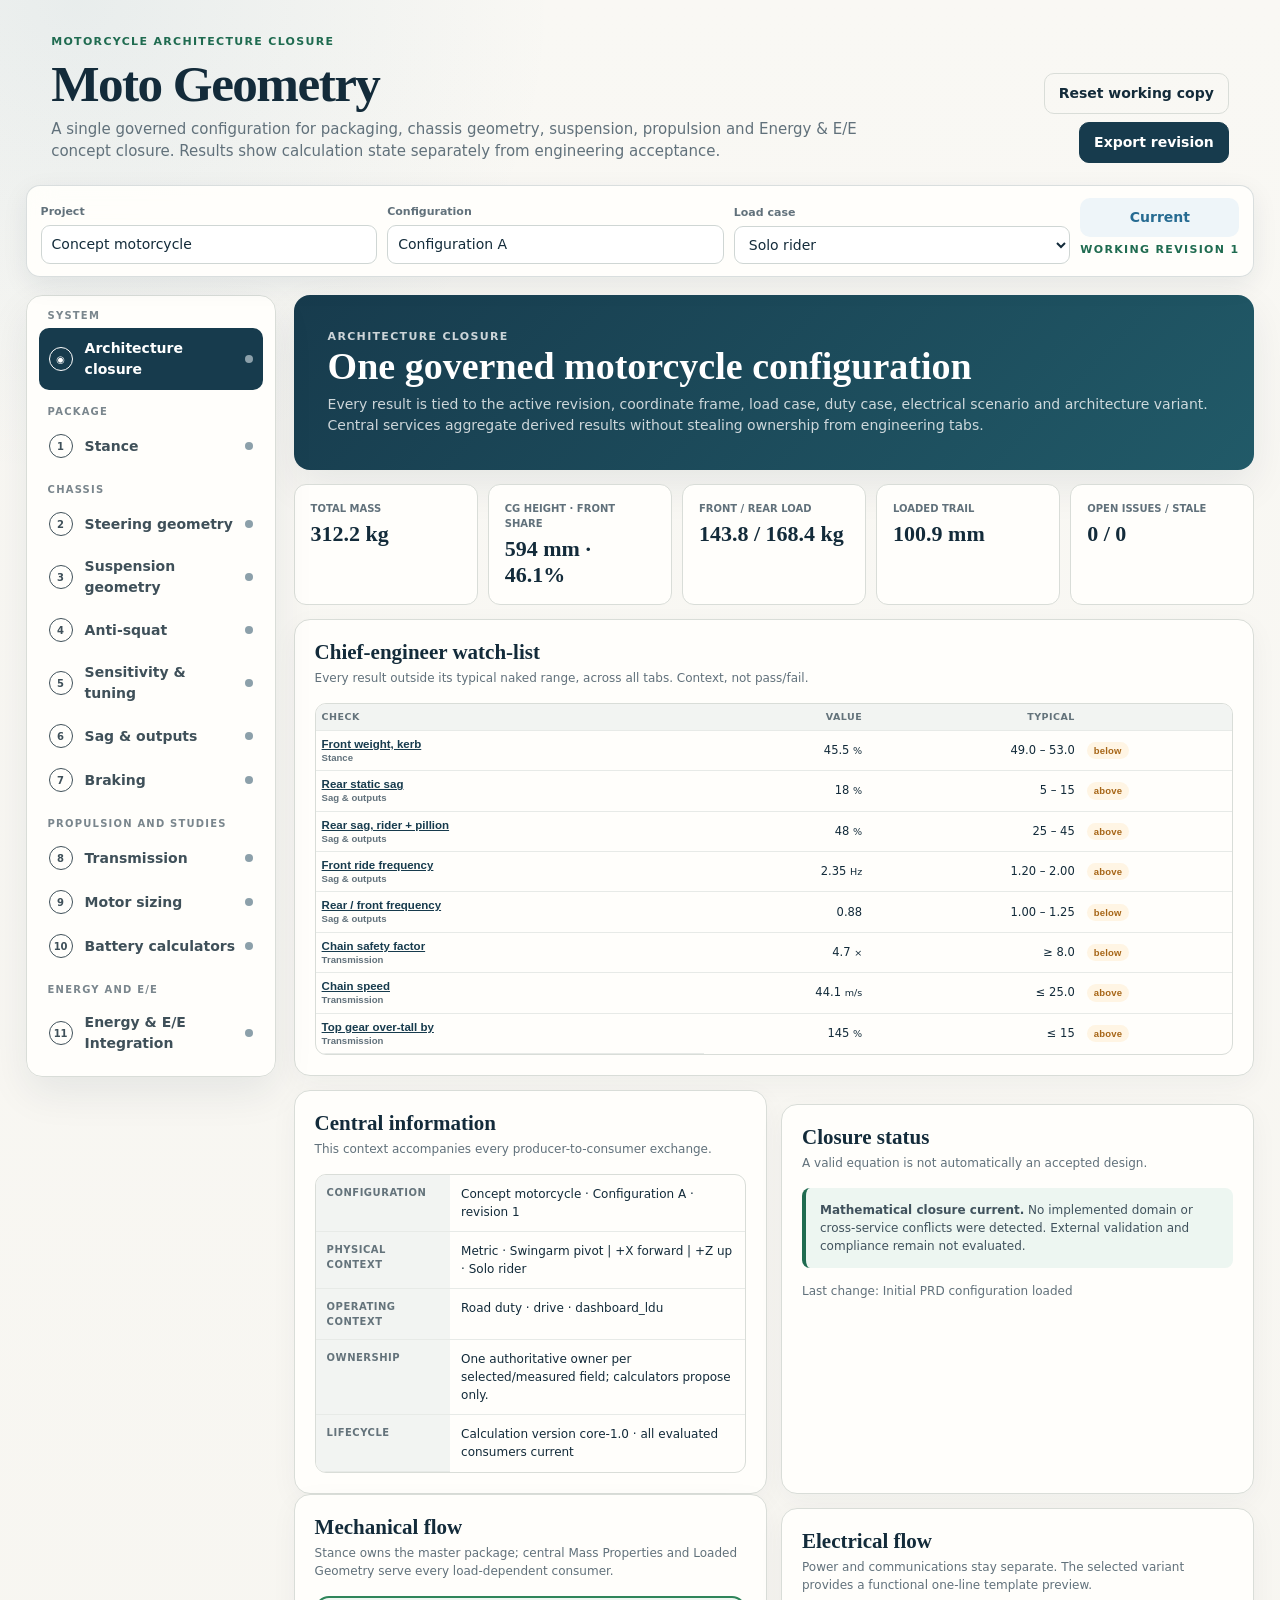
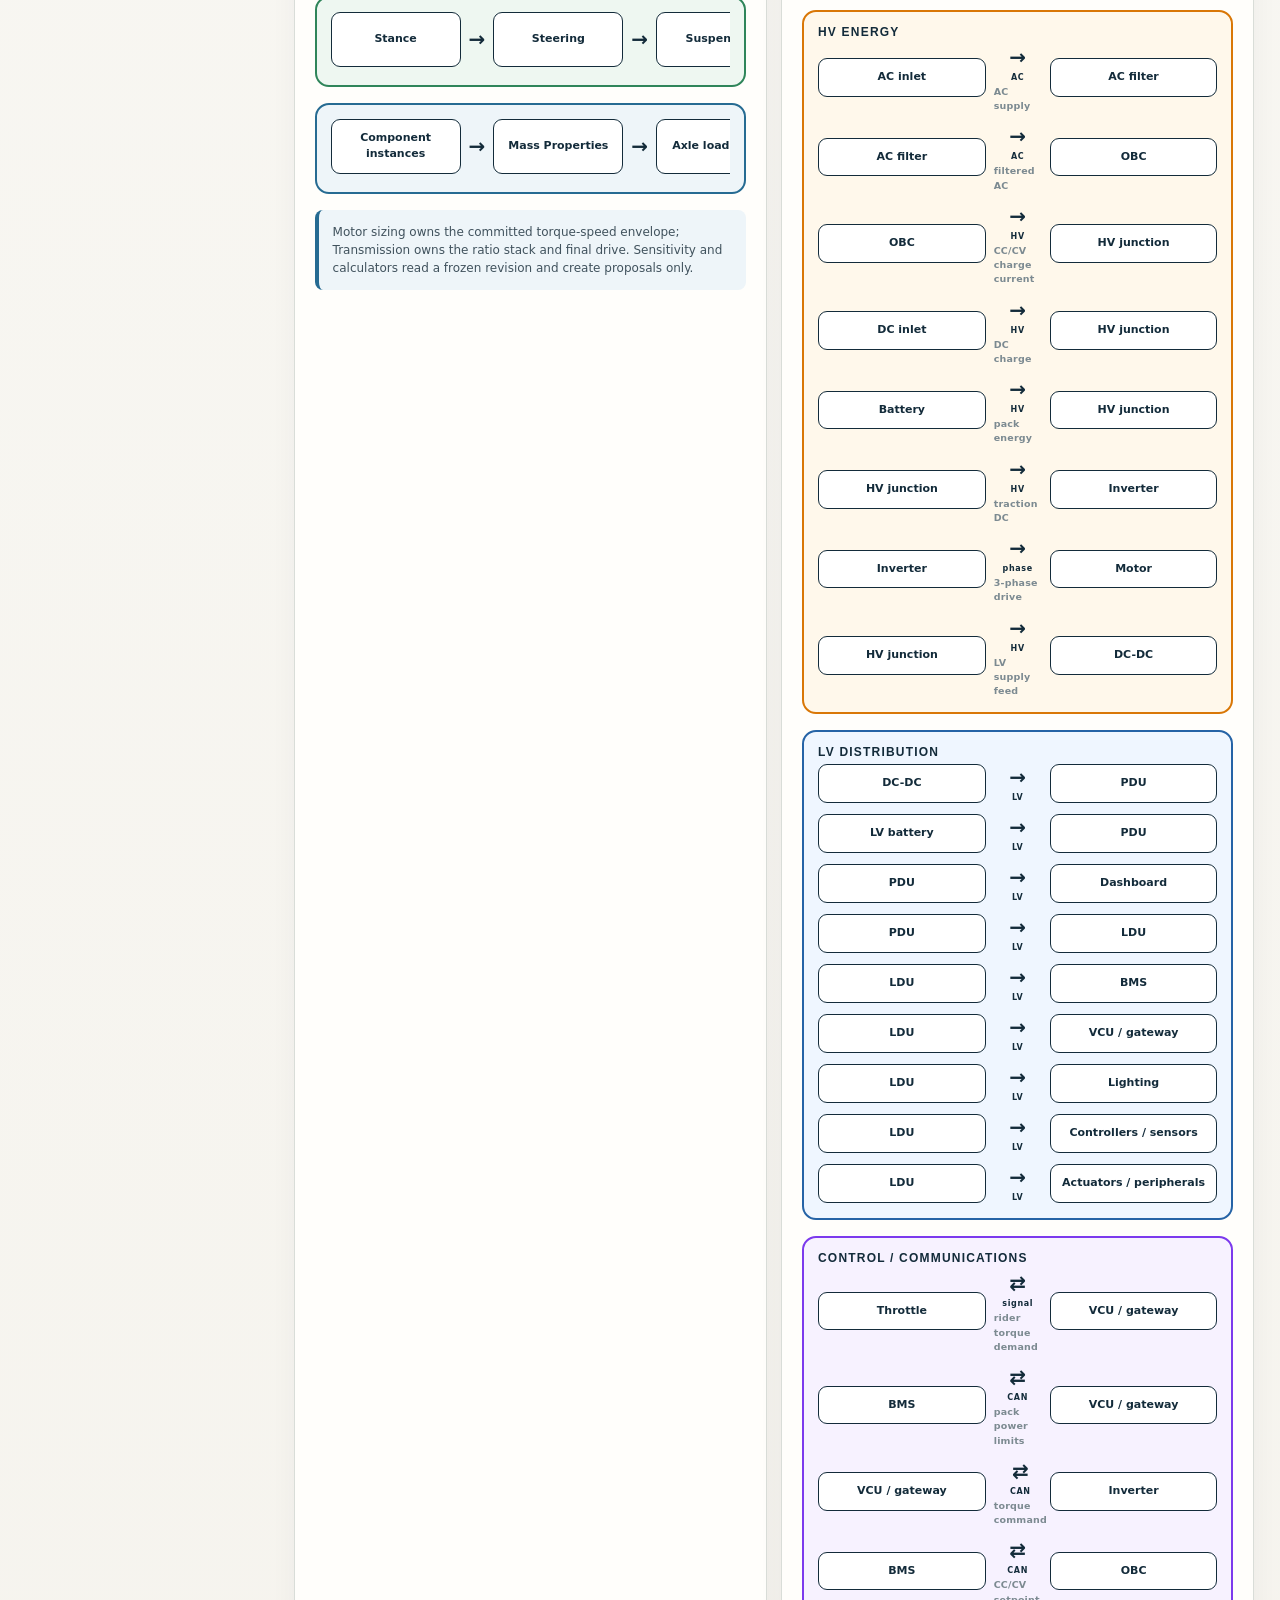
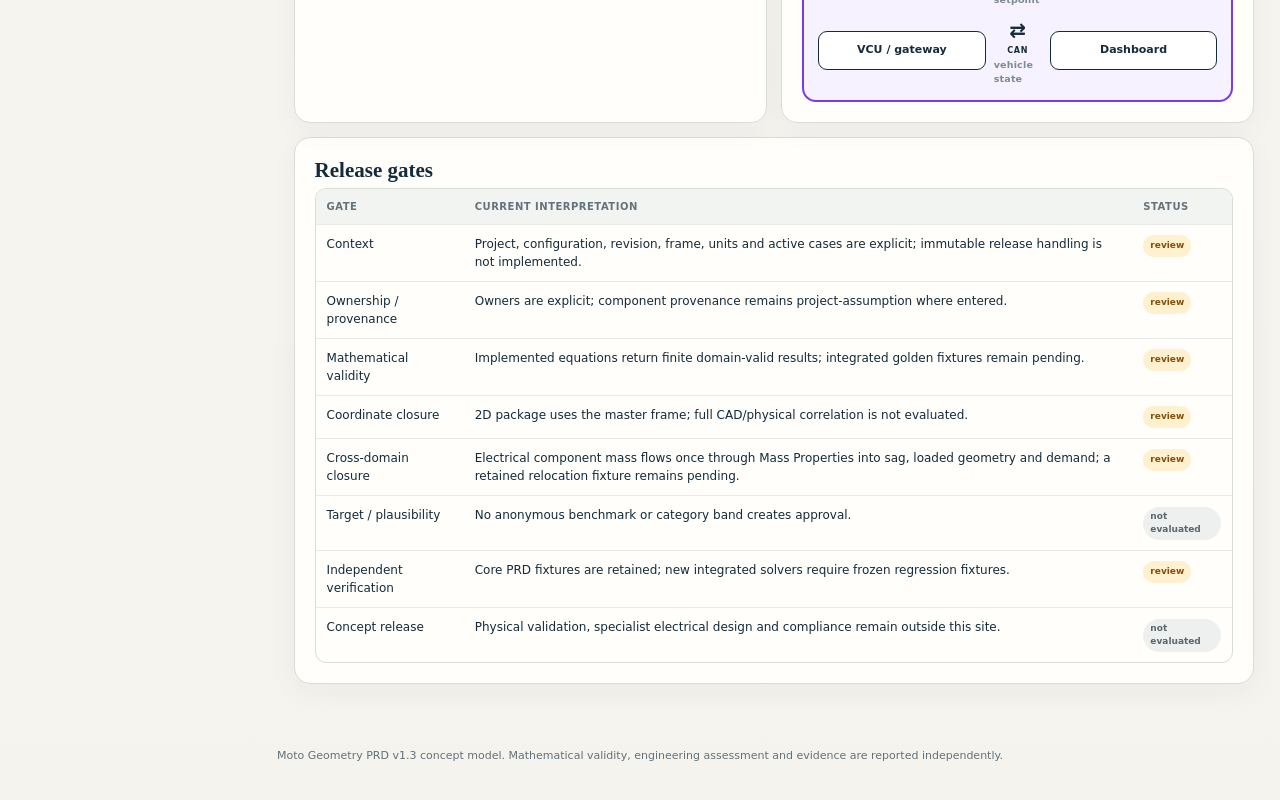
<file: index.html>
<!doctype html>
<html lang="en">
<head>
  <meta charset="utf-8">
  <meta name="viewport" content="width=device-width, initial-scale=1">
  <meta name="description" content="Moto Geometry is a PRD-governed motorcycle architecture closure tool for geometry, suspension, powertrain, battery and E/E concept studies.">
  <title>Moto Geometry</title>
  <link rel="stylesheet" href="styles.css?v=20261109-1">
</head>
<body>
  <div class="app-shell">
    <header class="site-header">
      <div>
        <p class="eyebrow">Motorcycle architecture closure</p>
        <h1>Moto Geometry</h1>
        <p class="lede">A single governed configuration for packaging, chassis geometry, suspension, propulsion and Energy &amp; E/E concept closure. Results show calculation state separately from engineering acceptance.</p>
      </div>
      <div class="header-actions" aria-label="Configuration actions">
        <button class="button ghost" type="button" data-action="reset">Reset working copy</button>
        <button class="button primary" type="button" data-action="export">Export revision</button>
      </div>
    </header>

    <section class="context-bar" aria-label="Global engineering context">
      <div class="context-field"><label for="project">Project</label><input id="project" data-meta="project" type="text" value="Concept motorcycle"></div>
      <div class="context-field"><label for="configuration">Configuration</label><input id="configuration" data-meta="configuration" type="text" value="Configuration A"></div>
      <div class="context-field"><label for="loadCase">Load case</label><select id="loadCase" data-meta="loadCase"><option>Kerb</option><option>Solo rider</option><option>Rider + pillion</option></select></div>
      <div><div id="closurePill" class="closure-pill runtime-current" aria-live="polite">Current</div><div id="revisionLabel" class="field-owner" style="margin-top:5px;text-align:center">Working revision 1</div></div>
    </section>

    <div class="layout">
      <aside class="sidebar"><nav id="nav" aria-label="Engineering modules" role="tablist"></nav></aside>
      <main id="main" class="main"></main>
    </div>

    <footer class="footer">Moto Geometry PRD v1.3 concept model. Mathematical validity, engineering assessment and evidence are reported independently.</footer>
  </div>
  <noscript>This engineering application requires JavaScript.</noscript>
  <script src="prd-data.js?v=20261109-1"></script>
  <script src="powertrain-benchmarks.js?v=20261109-1"></script>
  <script src="transmission-benchmarks.js?v=20261109-1"></script>
  <script src="engineering-core.js?v=20261109-1"></script>
  <script src="app.js?v=20261109-1"></script>
</body>
</html>
</file>
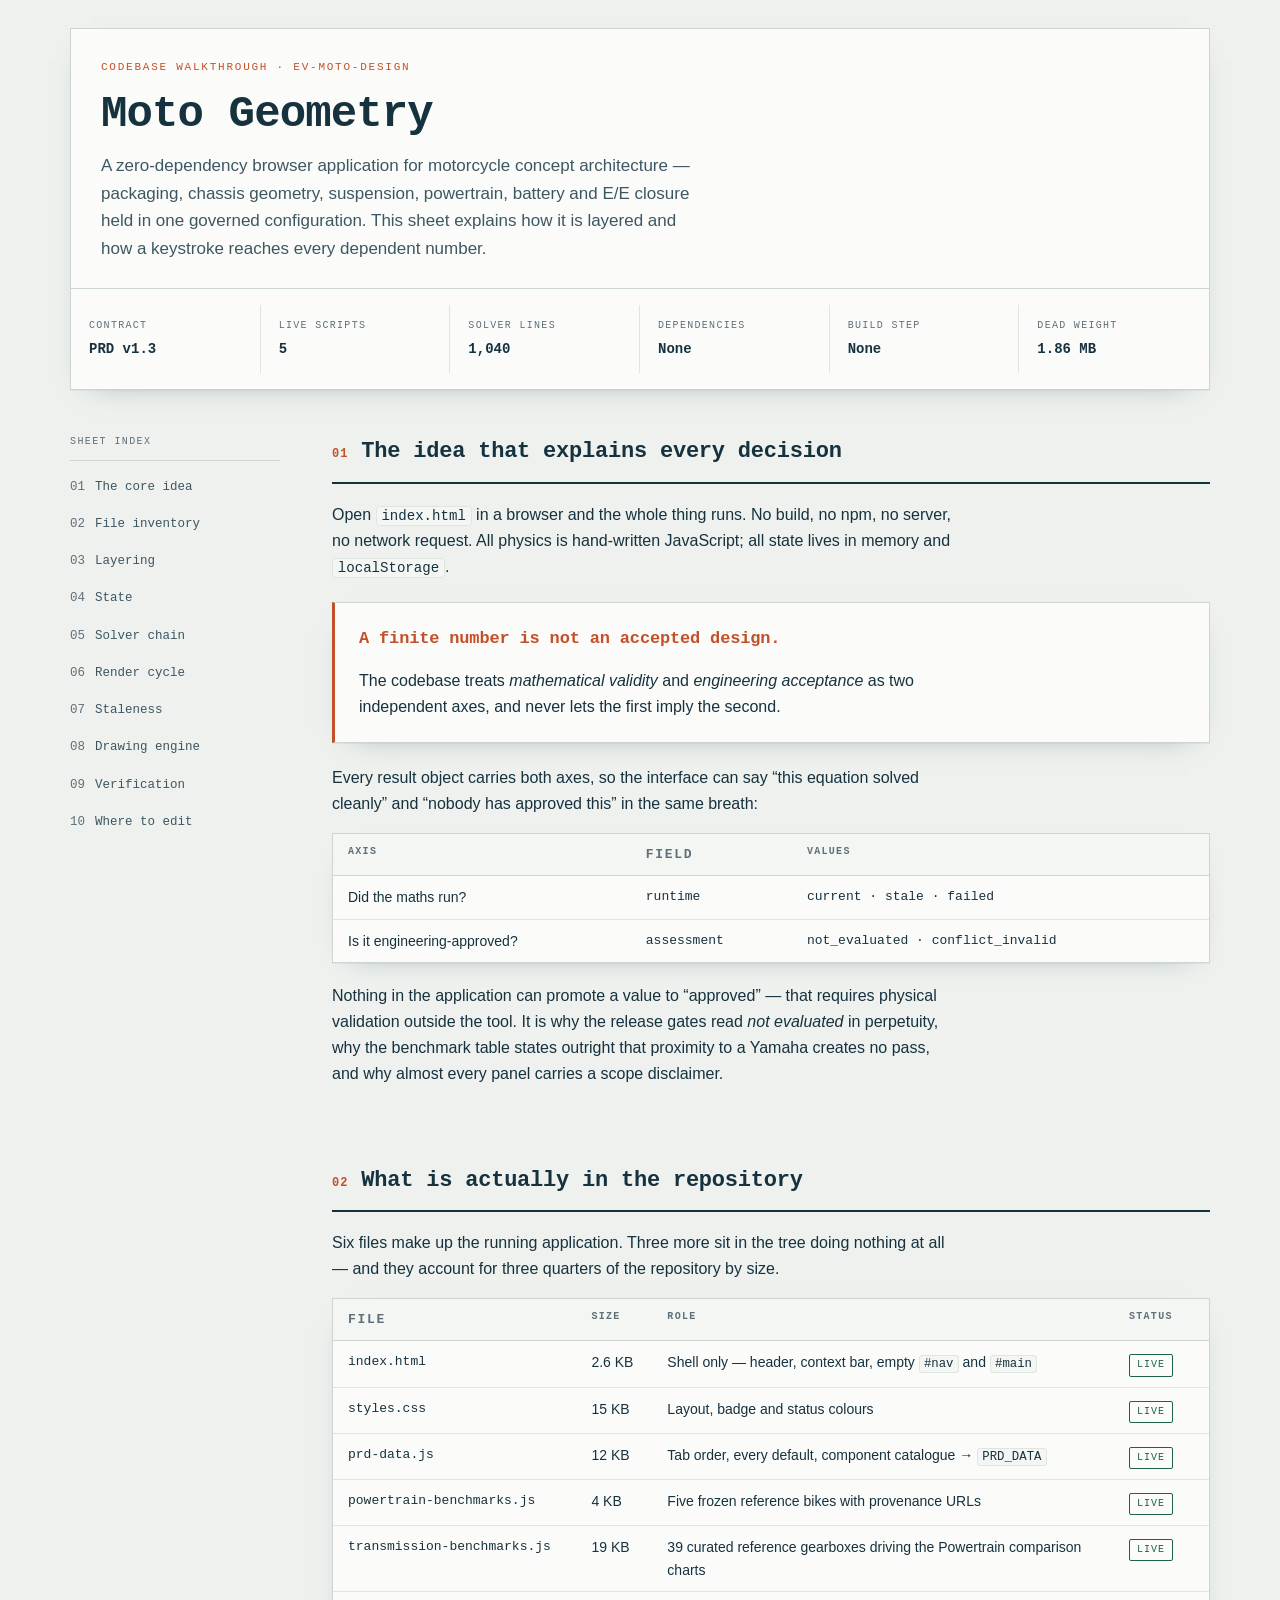
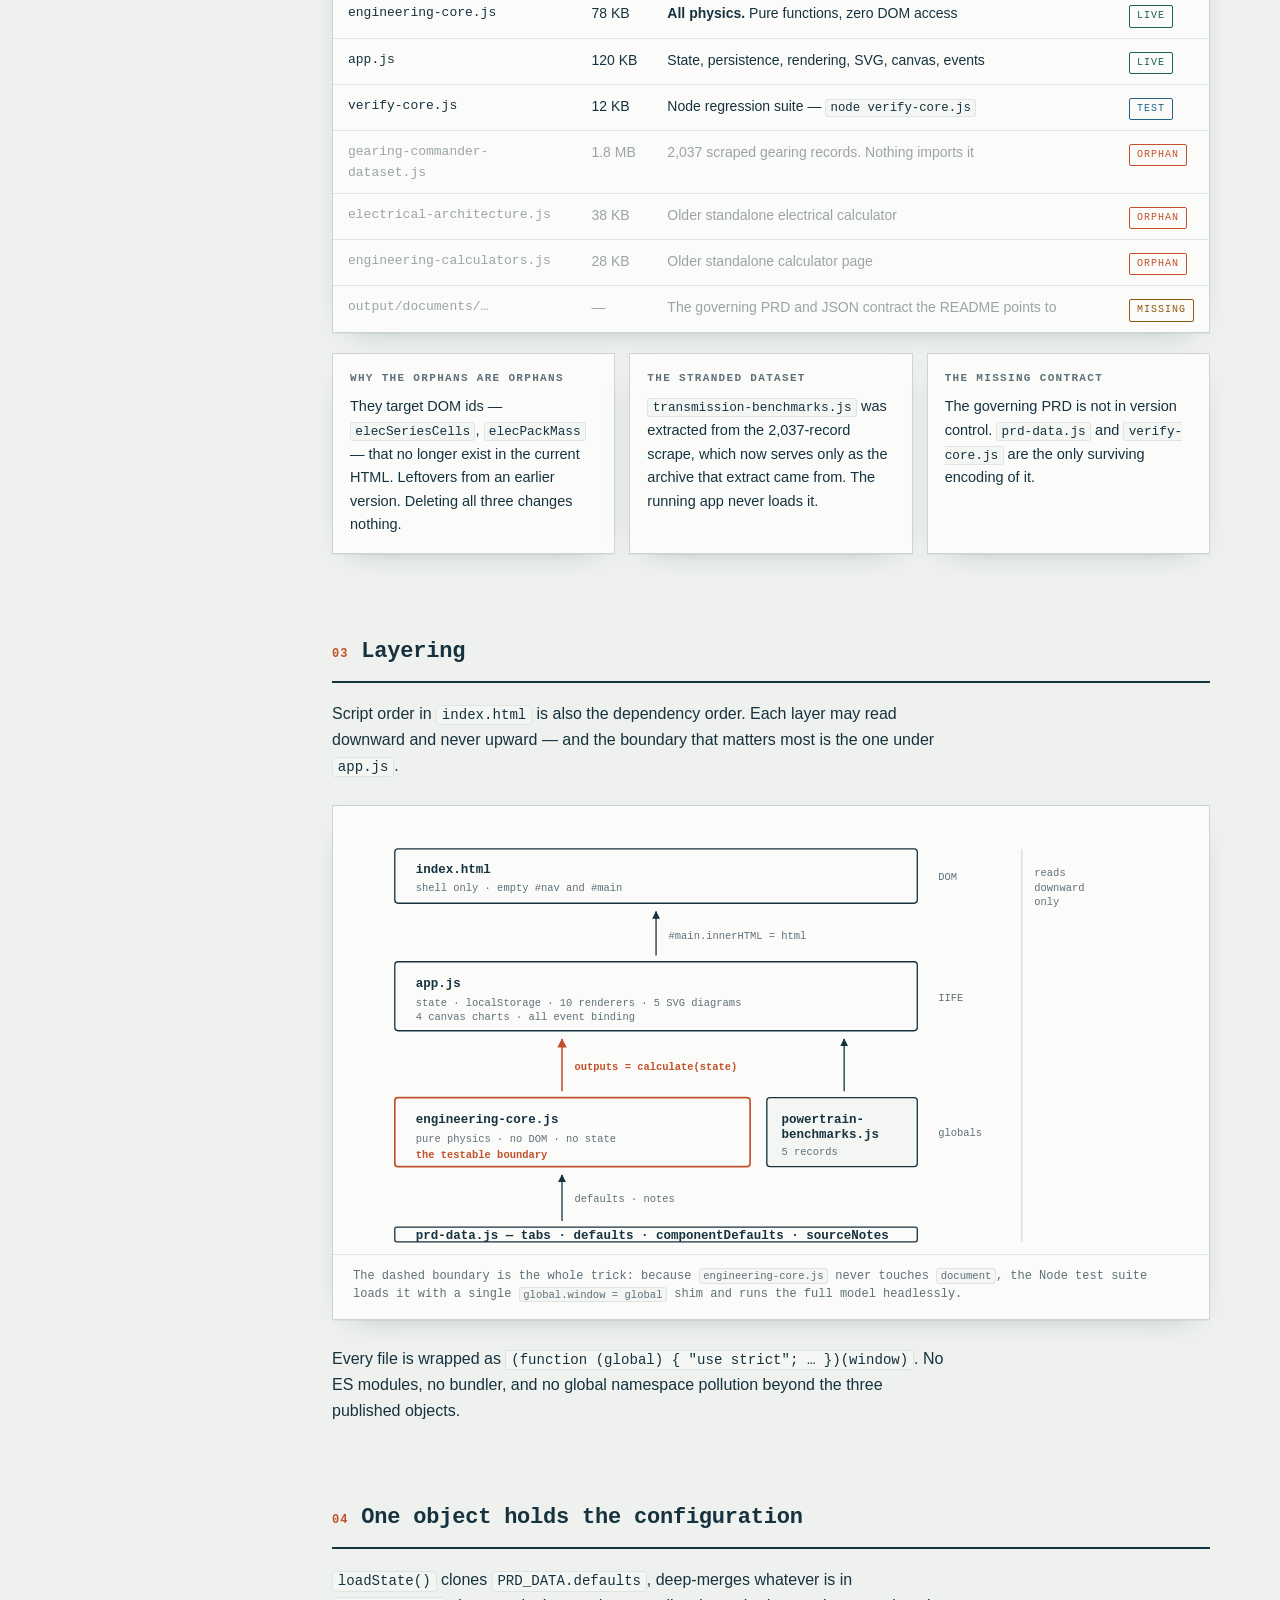
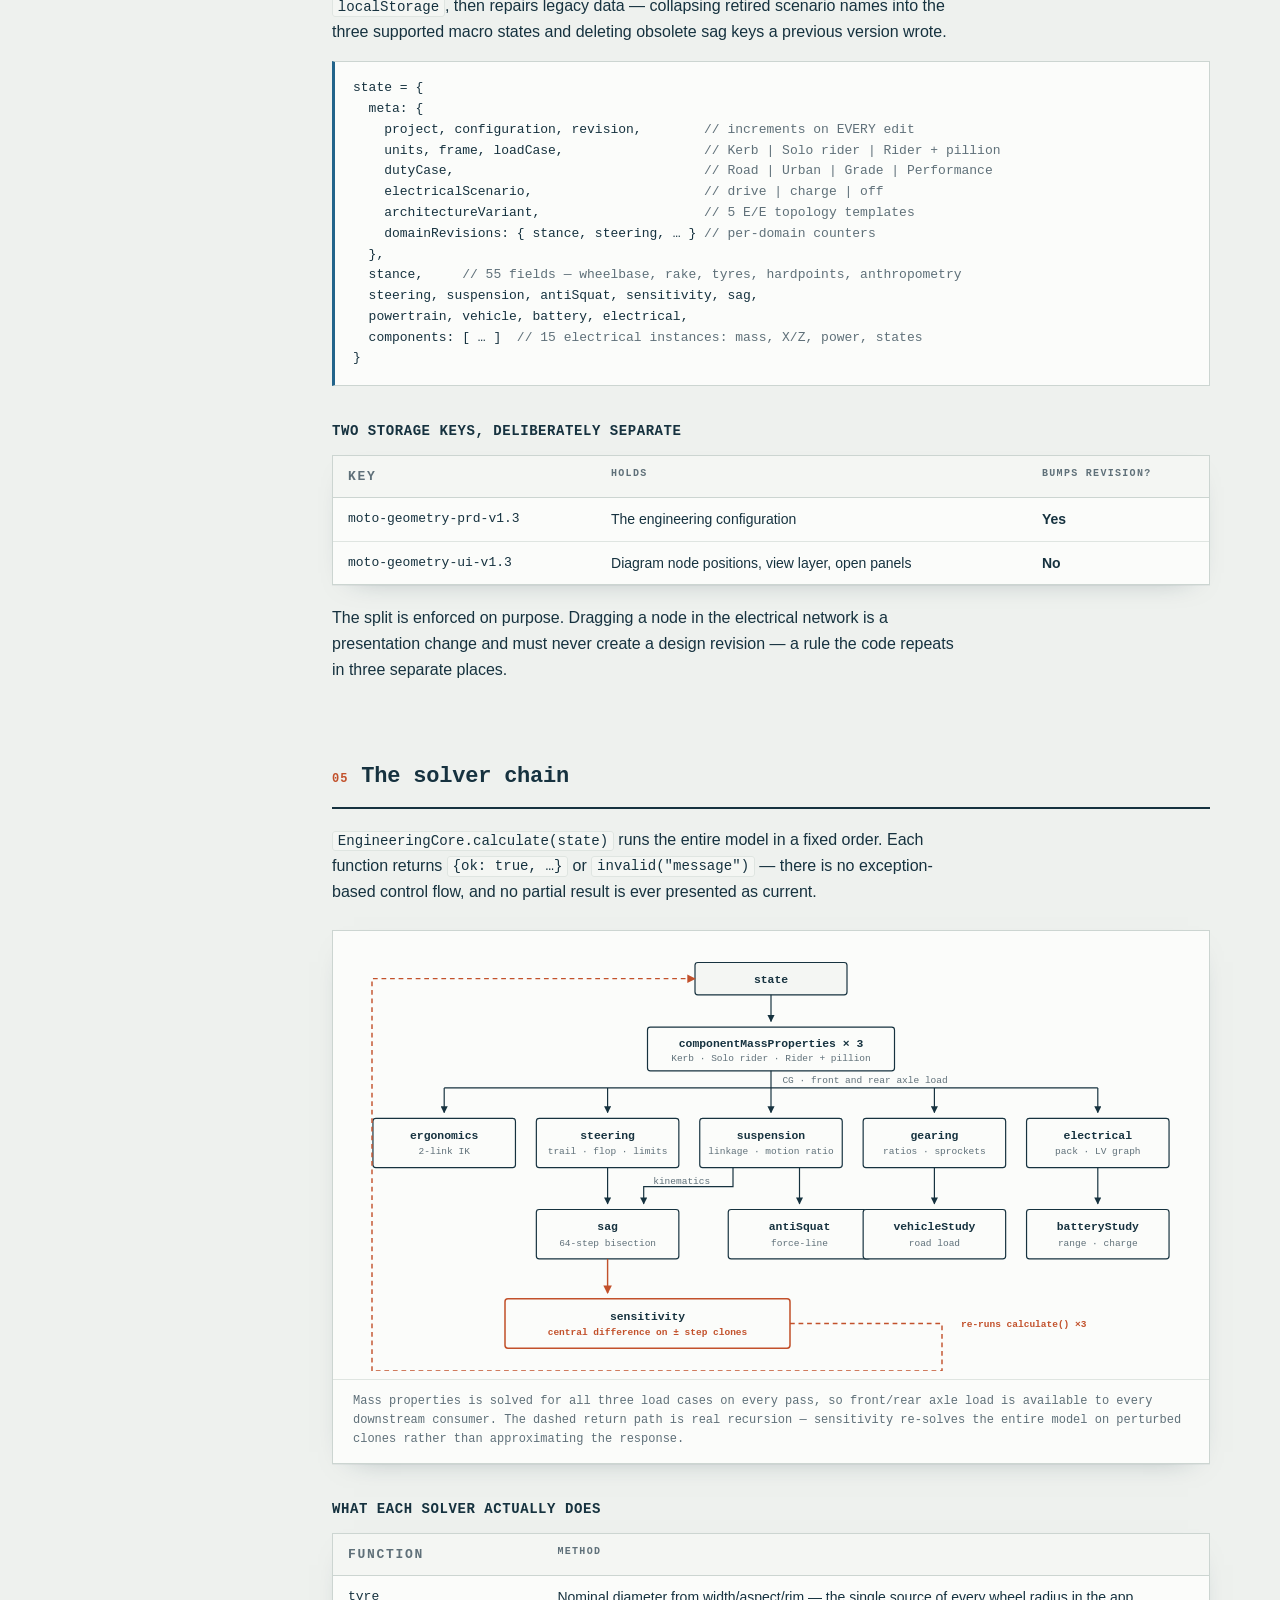
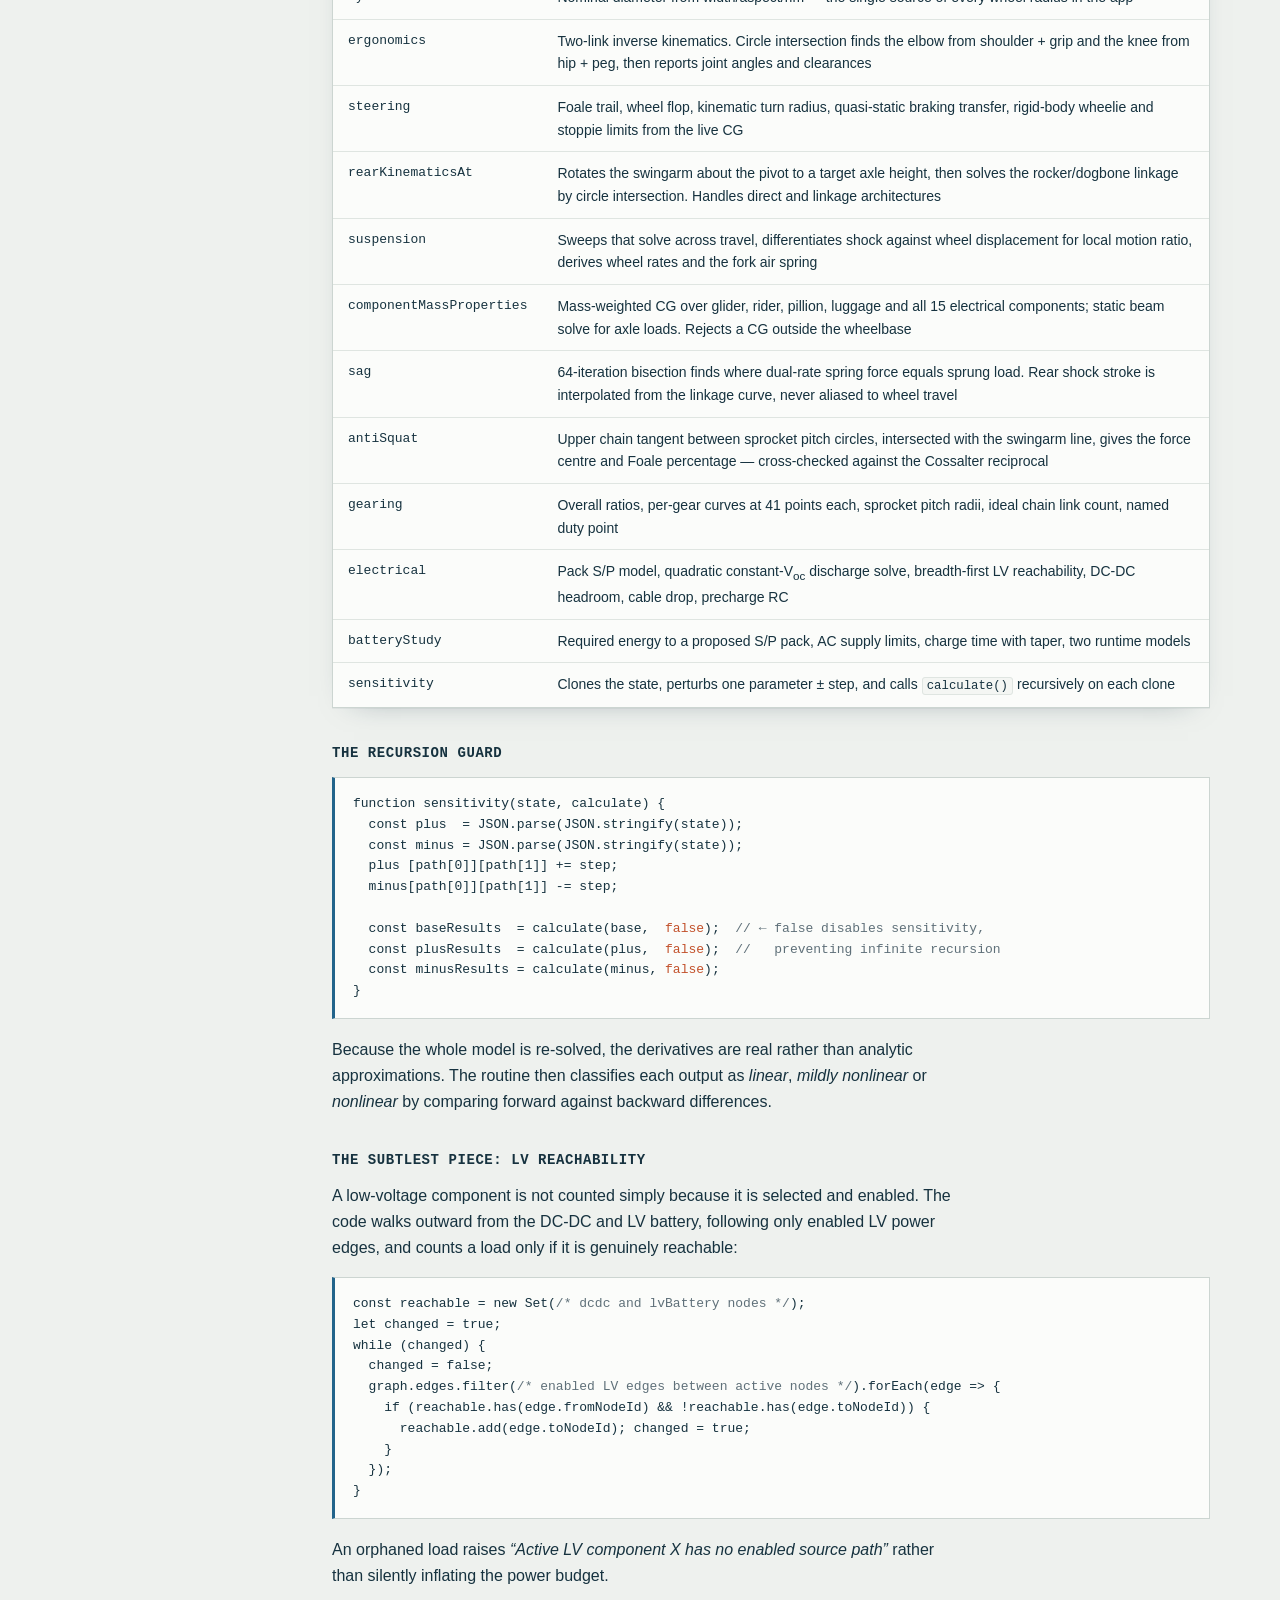
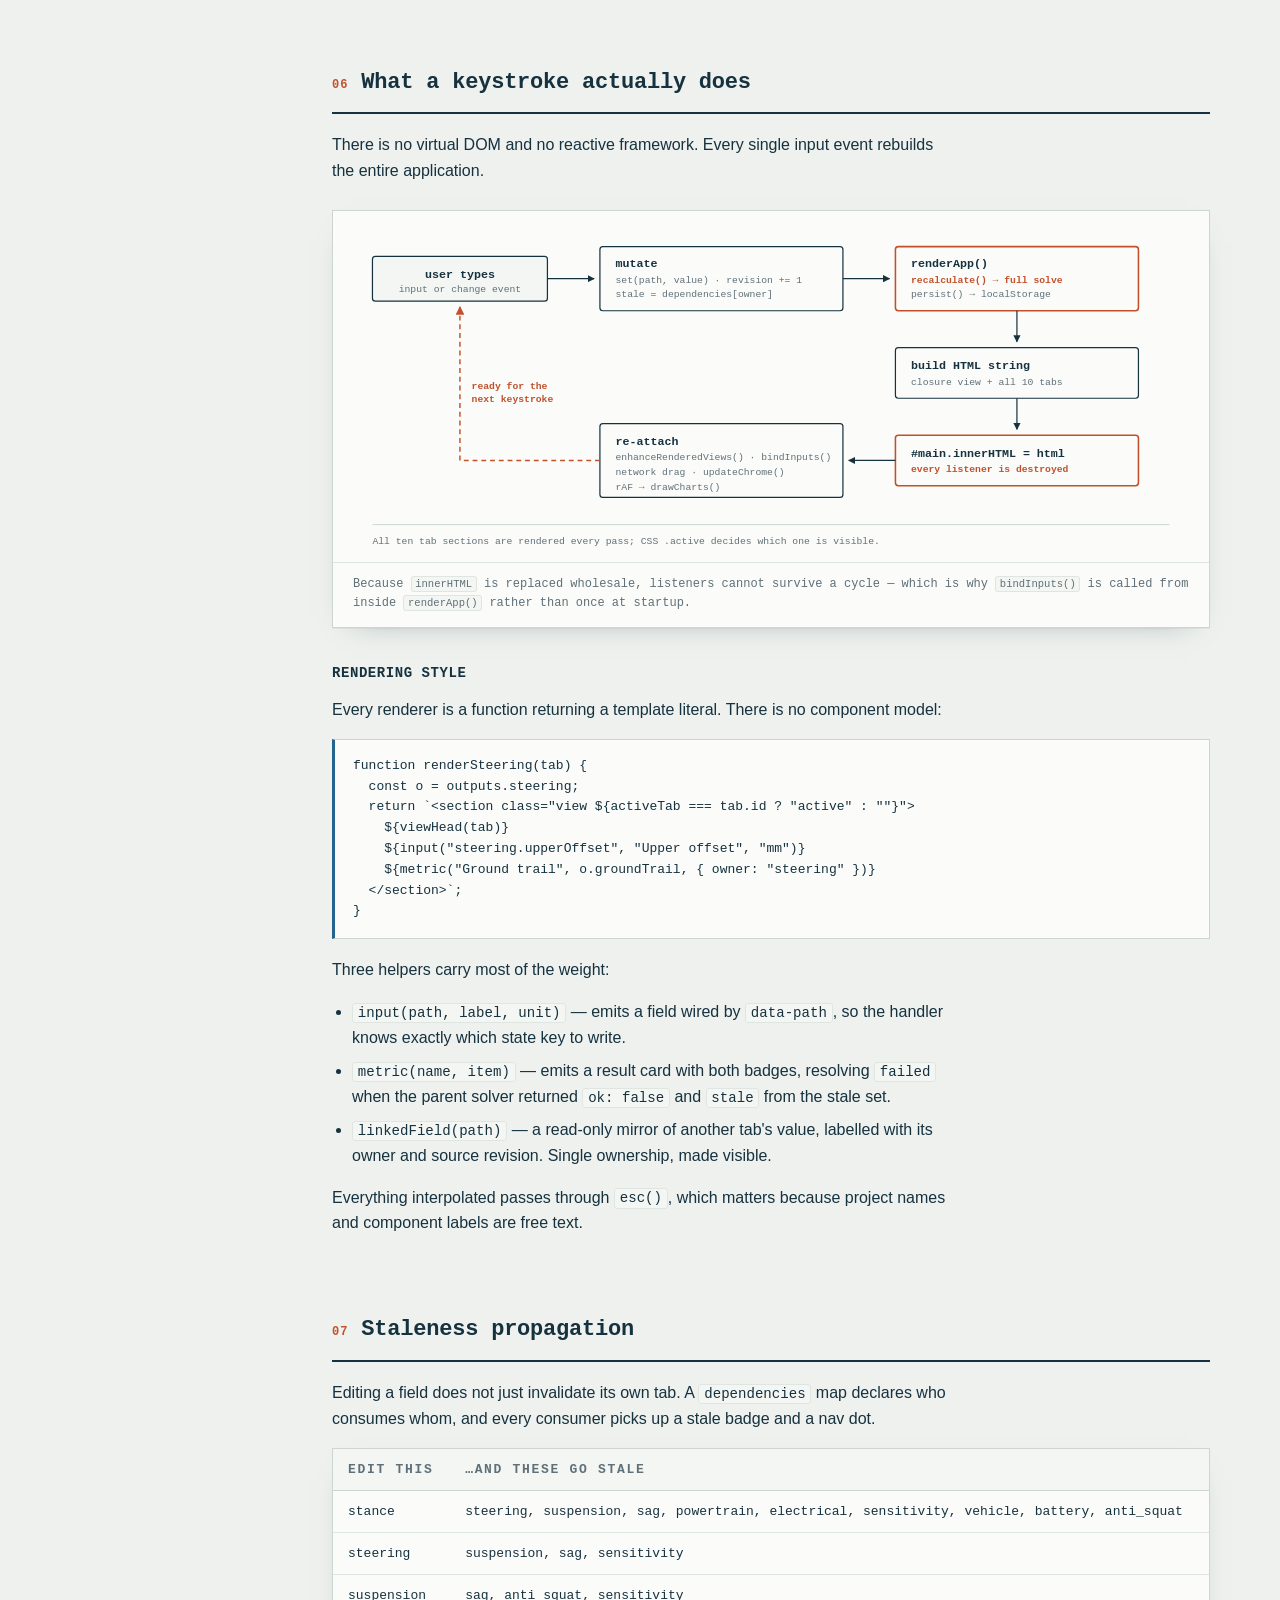
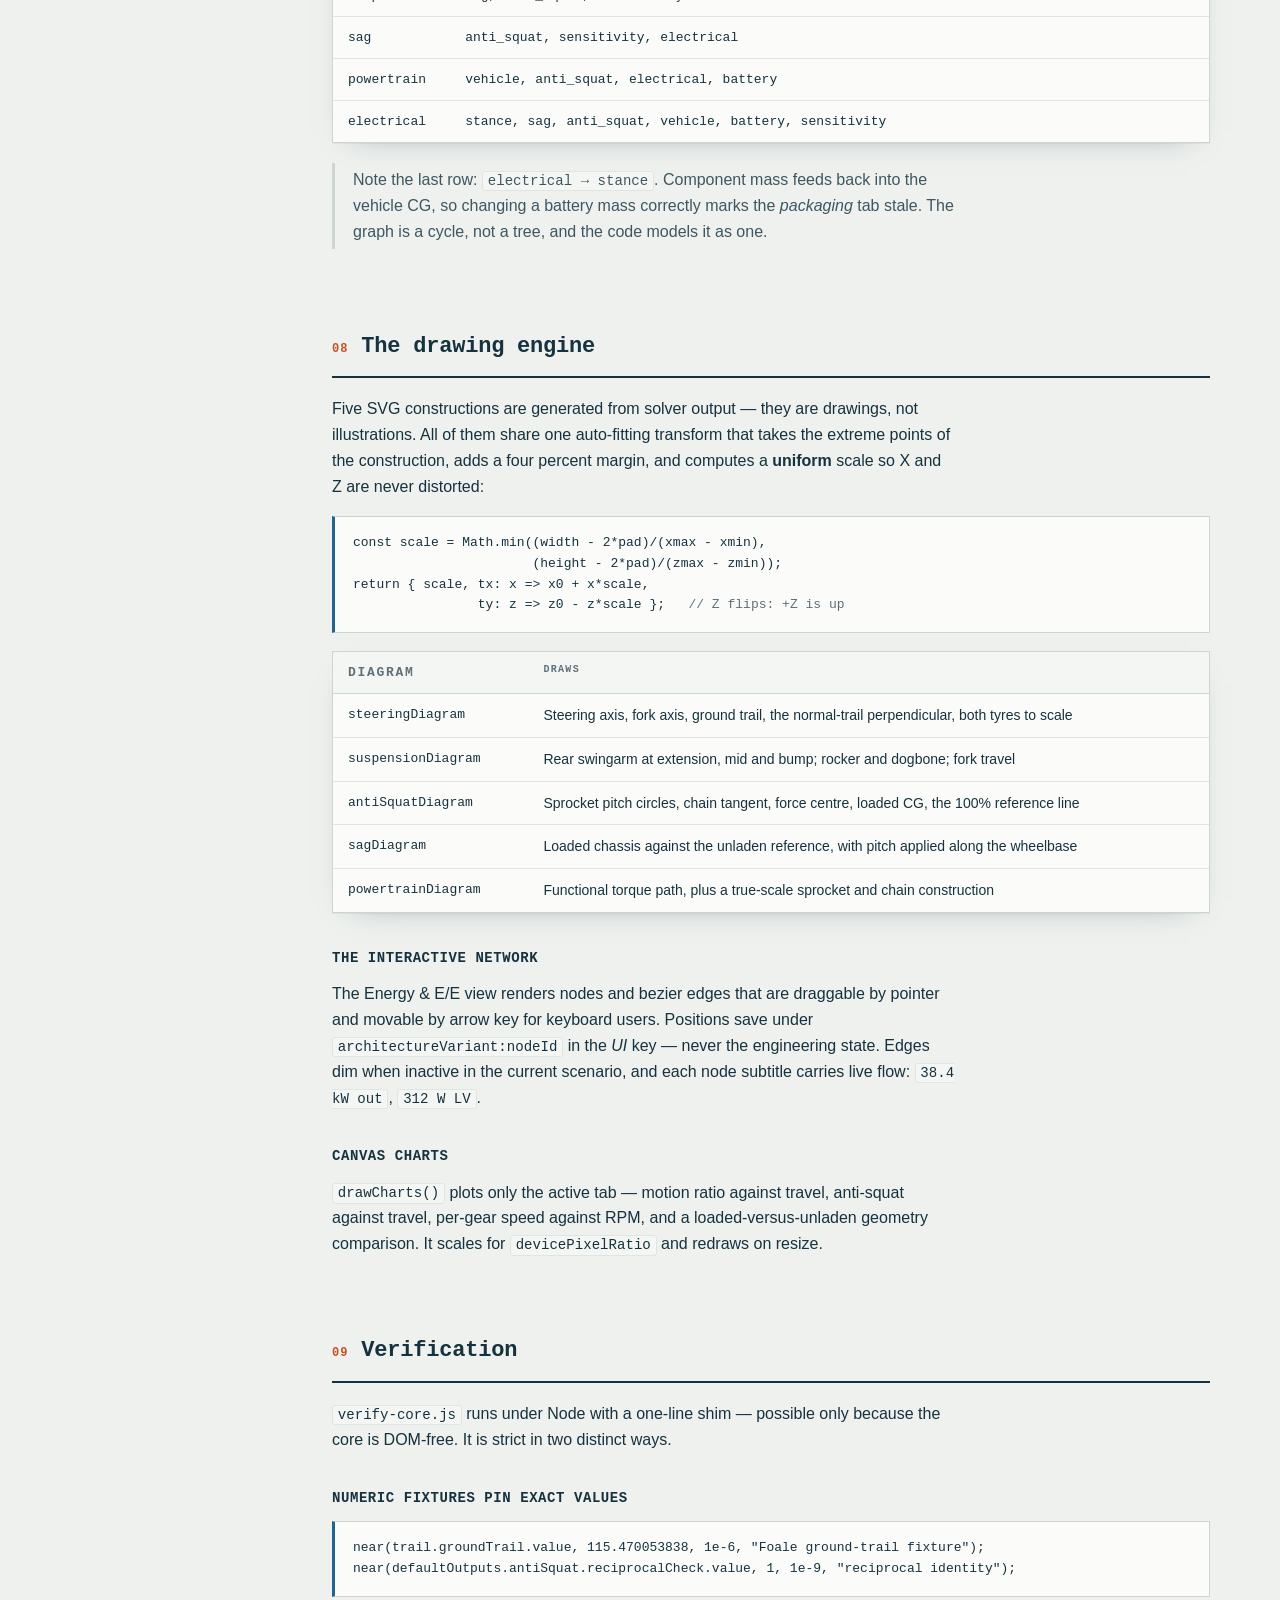
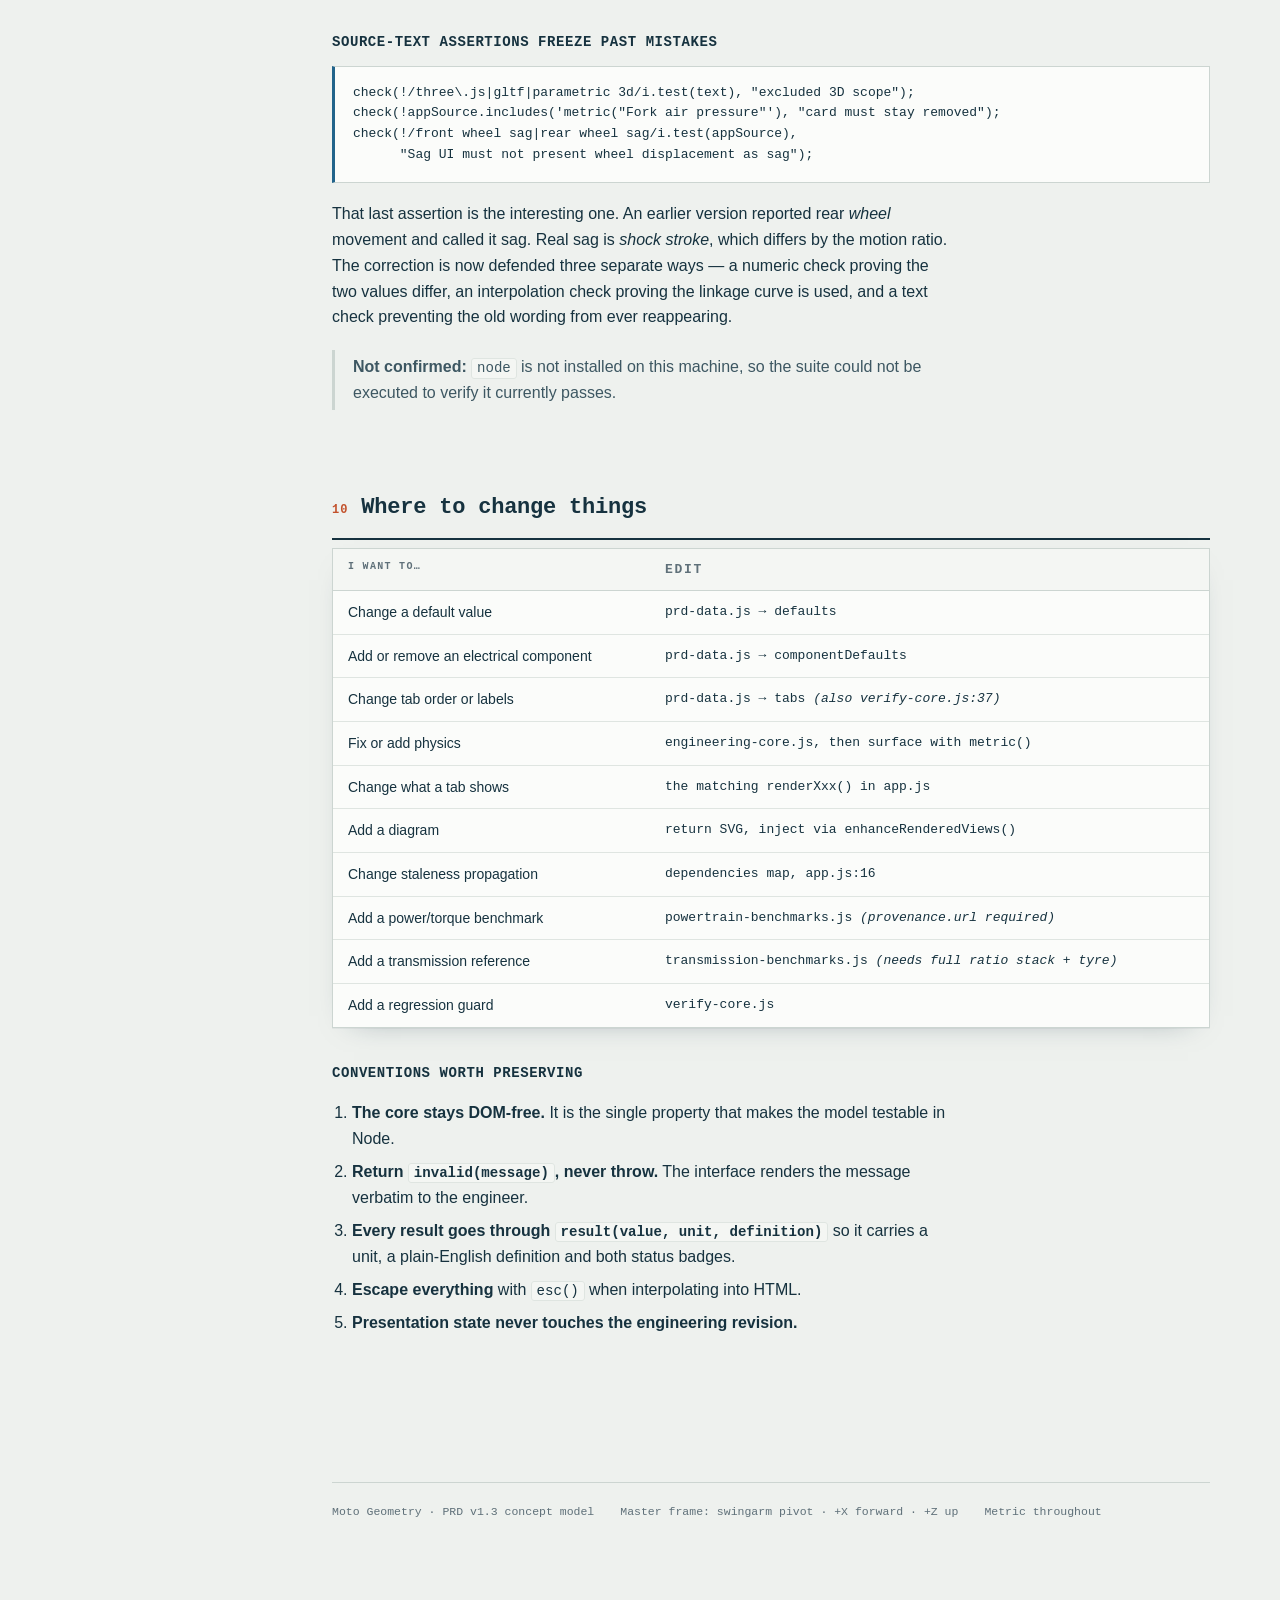
<file: ARCHITECTURE.html>
<!doctype html>
<html lang="en">
<head>
<meta charset="utf-8">
<meta name="viewport" content="width=device-width, initial-scale=1">
<meta name="description" content="Architecture and data-flow walkthrough of the Moto Geometry codebase: layering, solver chain, render cycle and verification strategy.">
<title>Moto Geometry — Architecture &amp; Flow</title>
<style>
  *, *::before, *::after { box-sizing: border-box; }
  html { -webkit-text-size-adjust: 100%; }

  :root {
    --ground: #eef1ee;
    --sheet: #fbfcfa;
    --sheet-2: #f4f6f3;
    --ink: #16323f;
    --ink-soft: #3d5762;
    --muted: #5f7079;
    --rule: #ccd5d1;
    --rule-soft: #dfe5e1;
    --accent: #c2512b;
    --hv: #22648b;
    --lv: #1c6349;
    --comms: #91590f;
    --dead: #9aa5a3;
      --shadow: 0 1px 0 rgba(22,50,63,.05), 0 10px 30px -22px rgba(22,50,63,.5);
    --mono: ui-monospace, "SF Mono", SFMono-Regular, Menlo, Consolas, "Liberation Mono", monospace;
    --sans: -apple-system, BlinkMacSystemFont, "Segoe UI", Roboto, "Helvetica Neue", sans-serif;
  }
  @media (prefers-color-scheme: dark) {
    :root:not([data-theme="light"]) {
      --ground: #0c1418;
      --sheet: #121e24;
      --sheet-2: #17252c;
      --ink: #dde8e7;
      --ink-soft: #b3c4c6;
      --muted: #8ba0a7;
      --rule: #2b3f47;
      --rule-soft: #223138;
      --accent: #ef7c53;
      --hv: #64aad6;
      --lv: #5cb98f;
      --comms: #d8a552;
      --dead: #6b7d80;
      --shadow: 0 1px 0 rgba(0,0,0,.3), 0 12px 34px -22px rgba(0,0,0,.9);
    }
  }
  :root[data-theme="dark"] {
    --ground: #0c1418;
    --sheet: #121e24;
    --sheet-2: #17252c;
    --ink: #dde8e7;
    --ink-soft: #b3c4c6;
    --muted: #8ba0a7;
    --rule: #2b3f47;
    --rule-soft: #223138;
    --accent: #ef7c53;
    --hv: #64aad6;
    --lv: #5cb98f;
    --comms: #d8a552;
    --dead: #6b7d80;
    --shadow: 0 1px 0 rgba(0,0,0,.3), 0 12px 34px -22px rgba(0,0,0,.9);
  }

  body {
    margin: 0;
    background: var(--ground);
    color: var(--ink);
    font-family: var(--sans);
    font-size: 16px;
    line-height: 1.62;
    -webkit-font-smoothing: antialiased;
  }

  .sheet {
    max-width: 1180px;
    margin: 0 auto;
    padding: 0 20px 96px;
  }

  /* ---------- title block ---------- */
  .titleblock {
    border: 1px solid var(--rule);
    background: var(--sheet);
    box-shadow: var(--shadow);
    margin: 28px 0 0;
  }
  .titleblock-main {
    padding: 30px 30px 26px;
    border-bottom: 1px solid var(--rule);
  }
  .eyebrow {
    font-family: var(--mono);
    font-size: 11px;
    letter-spacing: .16em;
    text-transform: uppercase;
    color: var(--accent);
    margin: 0 0 14px;
  }
  h1 {
    font-family: var(--mono);
    font-size: clamp(28px, 4.6vw, 44px);
    line-height: 1.08;
    letter-spacing: -.02em;
    font-weight: 700;
    margin: 0 0 14px;
    text-wrap: balance;
  }
  .standfirst {
    margin: 0;
    max-width: 64ch;
    font-size: 17px;
    color: var(--ink-soft);
  }
  .titleblock-meta {
    display: grid;
    grid-template-columns: repeat(auto-fit, minmax(150px, 1fr));
  }
  .tb-cell {
    padding: 13px 18px;
    border-right: 1px solid var(--rule-soft);
    font-family: var(--mono);
  }
  .tb-cell:last-child { border-right: 0; }
  .tb-cell dt {
    font-size: 10px;
    letter-spacing: .13em;
    text-transform: uppercase;
    color: var(--muted);
    margin: 0 0 3px;
  }
  .tb-cell dd {
    margin: 0;
    font-size: 14px;
    font-weight: 600;
    font-variant-numeric: tabular-nums;
  }

  /* ---------- layout ---------- */
  .layout {
    display: grid;
    grid-template-columns: 210px minmax(0, 1fr);
    gap: 52px;
    margin-top: 44px;
    align-items: start;
  }
  @media (max-width: 940px) {
    .layout { grid-template-columns: minmax(0, 1fr); gap: 34px; }
    .index { position: static !important; }
  }

  .index {
    position: sticky;
    top: 22px;
    font-family: var(--mono);
    font-size: 12.5px;
  }
  .index p {
    margin: 0 0 12px;
    font-size: 10px;
    letter-spacing: .14em;
    text-transform: uppercase;
    color: var(--muted);
    padding-bottom: 9px;
    border-bottom: 1px solid var(--rule);
  }
  .index ol { list-style: none; margin: 0; padding: 0; display: flex; flex-direction: column; gap: 2px; }
  .index a {
    display: flex;
    gap: 10px;
    padding: 4px 6px 4px 0;
    color: var(--ink-soft);
    text-decoration: none;
    border-radius: 3px;
  }
  .index a:hover { color: var(--accent); }
  .index a:focus-visible { outline: 2px solid var(--accent); outline-offset: 2px; }
  .index .n { color: var(--muted); font-variant-numeric: tabular-nums; }

  main { min-width: 0; display: flex; flex-direction: column; gap: 60px; }
  section { scroll-margin-top: 22px; }

  h2 {
    font-family: var(--mono);
    font-size: 22px;
    font-weight: 700;
    letter-spacing: -.01em;
    margin: 0 0 8px;
    padding-bottom: 12px;
    border-bottom: 2px solid var(--ink);
    display: flex;
    align-items: baseline;
    gap: 13px;
  }
  h2 .n {
    font-size: 12px;
    color: var(--accent);
    font-variant-numeric: tabular-nums;
    letter-spacing: .08em;
  }
  h3 {
    font-family: var(--mono);
    font-size: 14px;
    letter-spacing: .04em;
    text-transform: uppercase;
    font-weight: 700;
    color: var(--ink);
    margin: 34px 0 12px;
  }
  p { margin: 0 0 16px; max-width: 70ch; }
  section > p:first-of-type { margin-top: 18px; }
  ul, ol.body { max-width: 70ch; padding-left: 20px; }
  li { margin-bottom: 7px; }
  strong { font-weight: 650; }
  a { color: var(--accent); }

  code {
    font-family: var(--mono);
    font-size: .88em;
    background: var(--sheet-2);
    border: 1px solid var(--rule-soft);
    border-radius: 3px;
    padding: .08em .34em;
  }
  pre {
    font-family: var(--mono);
    font-size: 13px;
    line-height: 1.6;
    background: var(--sheet);
    border: 1px solid var(--rule);
    border-left: 3px solid var(--hv);
    padding: 16px 18px;
    overflow-x: auto;
    margin: 0 0 18px;
  }
  pre code { background: none; border: 0; padding: 0; font-size: inherit; }
  .cmt { color: var(--muted); }
  .key { color: var(--accent); }

  /* ---------- callout ---------- */
  .thesis {
    border: 1px solid var(--rule);
    border-left: 3px solid var(--accent);
    background: var(--sheet);
    padding: 22px 24px;
    margin: 22px 0;
    box-shadow: var(--shadow);
  }
  .thesis p:last-child { margin-bottom: 0; }
  .thesis .lead {
    font-family: var(--mono);
    font-size: 17px;
    font-weight: 700;
    letter-spacing: -.01em;
    color: var(--accent);
  }
  .note {
    border-left: 3px solid var(--rule);
    padding: 4px 0 4px 18px;
    color: var(--ink-soft);
    margin: 20px 0;
    max-width: 70ch;
  }
  .note p:last-child { margin-bottom: 0; }

  /* ---------- tables ---------- */
  .table-wrap { overflow-x: auto; border: 1px solid var(--rule); background: var(--sheet); margin: 0 0 20px; box-shadow: var(--shadow); }
  table { border-collapse: collapse; width: 100%; font-size: 14px; min-width: 480px; }
  th, td { text-align: left; padding: 10px 15px; border-bottom: 1px solid var(--rule-soft); vertical-align: top; }
  thead th {
    font-family: var(--mono);
    font-size: 10px;
    letter-spacing: .13em;
    text-transform: uppercase;
    color: var(--muted);
    background: var(--sheet-2);
    border-bottom: 1px solid var(--rule);
    white-space: nowrap;
  }
  tbody tr:last-child td { border-bottom: 0; }
  td.mono, th.mono { font-family: var(--mono); font-size: 13px; }
  td.num { font-variant-numeric: tabular-nums; white-space: nowrap; }
  tr.is-dead td { color: var(--dead); }

  .tag {
    display: inline-block;
    font-family: var(--mono);
    font-size: 10px;
    letter-spacing: .1em;
    text-transform: uppercase;
    padding: 2px 7px;
    border: 1px solid currentColor;
    border-radius: 2px;
    white-space: nowrap;
  }
  .tag.live { color: var(--lv); }
  .tag.dead { color: var(--accent); }
  .tag.test { color: var(--hv); }
  .tag.gone { color: var(--comms); }

  /* ---------- figures ---------- */
  figure {
    margin: 26px 0;
    border: 1px solid var(--rule);
    background: var(--sheet);
    box-shadow: var(--shadow);
  }
  .fig-body { padding: 22px 20px 8px; overflow-x: auto; }
  figure svg { display: block; width: 100%; max-width: 100%; height: auto; color: var(--ink); }
  figcaption {
    font-family: var(--mono);
    font-size: 12px;
    line-height: 1.55;
    color: var(--muted);
    padding: 12px 20px 15px;
    border-top: 1px solid var(--rule-soft);
  }
  .svg-box { fill: var(--sheet); stroke: currentColor; stroke-width: 1.25; }
  .svg-box-alt { fill: var(--sheet-2); stroke: currentColor; stroke-width: 1.25; }
  .svg-box-accent { fill: none; stroke: var(--accent); stroke-width: 1.6; }
  .svg-t { font-family: var(--mono); font-size: 12px; font-weight: 600; fill: currentColor; }
  .svg-t-sm { font-family: var(--mono); font-size: 10px; fill: var(--muted); }
  .svg-t-accent { font-family: var(--mono); font-size: 10px; fill: var(--accent); font-weight: 600; }
  .svg-line { stroke: currentColor; stroke-width: 1.25; fill: none; }
  .svg-line-accent { stroke: var(--accent); stroke-width: 1.5; fill: none; }
  .svg-line-soft { stroke: var(--rule); stroke-width: 1; fill: none; }

  /* ---------- cards ---------- */
  .cards { display: grid; grid-template-columns: repeat(auto-fit, minmax(230px, 1fr)); gap: 14px; margin: 20px 0; }
  .card { border: 1px solid var(--rule); background: var(--sheet); padding: 16px 17px; box-shadow: var(--shadow); }
  .card h4 { font-family: var(--mono); font-size: 11px; letter-spacing: .12em; text-transform: uppercase; margin: 0 0 8px; color: var(--muted); }
  .card p { margin: 0; font-size: 14.5px; }
  .card .big { font-family: var(--mono); font-size: 21px; font-weight: 700; letter-spacing: -.01em; display: block; margin-bottom: 4px; }

  footer {
    margin-top: 70px;
    padding-top: 20px;
    border-top: 1px solid var(--rule);
    font-family: var(--mono);
    font-size: 11.5px;
    color: var(--muted);
    display: flex;
    flex-wrap: wrap;
    gap: 8px 26px;
  }
</style>
</head>
<body>

<div class="sheet">

  <header class="titleblock">
    <div class="titleblock-main">
      <p class="eyebrow">Codebase walkthrough · EV-Moto-Design</p>
      <h1>Moto Geometry</h1>
      <p class="standfirst">A zero-dependency browser application for motorcycle concept architecture — packaging, chassis geometry, suspension, powertrain, battery and E/E closure held in one governed configuration. This sheet explains how it is layered and how a keystroke reaches every dependent number.</p>
    </div>
    <dl class="titleblock-meta">
      <div class="tb-cell"><dt>Contract</dt><dd>PRD v1.3</dd></div>
      <div class="tb-cell"><dt>Live scripts</dt><dd>5</dd></div>
      <div class="tb-cell"><dt>Solver lines</dt><dd>1,040</dd></div>
      <div class="tb-cell"><dt>Dependencies</dt><dd>None</dd></div>
      <div class="tb-cell"><dt>Build step</dt><dd>None</dd></div>
      <div class="tb-cell"><dt>Dead weight</dt><dd>1.86 MB</dd></div>
    </dl>
  </header>

  <div class="layout">

    <nav class="index" aria-label="Sheet index">
      <p>Sheet index</p>
      <ol>
        <li><a href="#s1"><span class="n">01</span><span>The core idea</span></a></li>
        <li><a href="#s2"><span class="n">02</span><span>File inventory</span></a></li>
        <li><a href="#s3"><span class="n">03</span><span>Layering</span></a></li>
        <li><a href="#s4"><span class="n">04</span><span>State</span></a></li>
        <li><a href="#s5"><span class="n">05</span><span>Solver chain</span></a></li>
        <li><a href="#s6"><span class="n">06</span><span>Render cycle</span></a></li>
        <li><a href="#s7"><span class="n">07</span><span>Staleness</span></a></li>
        <li><a href="#s8"><span class="n">08</span><span>Drawing engine</span></a></li>
        <li><a href="#s9"><span class="n">09</span><span>Verification</span></a></li>
        <li><a href="#s10"><span class="n">10</span><span>Where to edit</span></a></li>
      </ol>
    </nav>

    <main>

      <!-- 01 -->
      <section id="s1">
        <h2><span class="n">01</span> The idea that explains every decision</h2>
        <p>Open <code>index.html</code> in a browser and the whole thing runs. No build, no npm, no server, no network request. All physics is hand-written JavaScript; all state lives in memory and <code>localStorage</code>.</p>

        <div class="thesis">
          <p class="lead">A finite number is not an accepted design.</p>
          <p>The codebase treats <em>mathematical validity</em> and <em>engineering acceptance</em> as two independent axes, and never lets the first imply the second.</p>
        </div>

        <p>Every result object carries both axes, so the interface can say “this equation solved cleanly” and “nobody has approved this” in the same breath:</p>

        <div class="table-wrap">
          <table>
            <thead><tr><th>Axis</th><th class="mono">Field</th><th>Values</th></tr></thead>
            <tbody>
              <tr><td>Did the maths run?</td><td class="mono">runtime</td><td class="mono">current · stale · failed</td></tr>
              <tr><td>Is it engineering-approved?</td><td class="mono">assessment</td><td class="mono">not_evaluated · conflict_invalid</td></tr>
            </tbody>
          </table>
        </div>

        <p>Nothing in the application can promote a value to “approved” — that requires physical validation outside the tool. It is why the release gates read <em>not evaluated</em> in perpetuity, why the benchmark table states outright that proximity to a Yamaha creates no pass, and why almost every panel carries a scope disclaimer.</p>
      </section>

      <!-- 02 -->
      <section id="s2">
        <h2><span class="n">02</span> What is actually in the repository</h2>
        <p>Six files make up the running application. Three more sit in the tree doing nothing at all — and they account for three quarters of the repository by size.</p>

        <div class="table-wrap">
          <table>
            <thead><tr><th class="mono">File</th><th class="num">Size</th><th>Role</th><th>Status</th></tr></thead>
            <tbody>
              <tr><td class="mono">index.html</td><td class="num">2.6 KB</td><td>Shell only — header, context bar, empty <code>#nav</code> and <code>#main</code></td><td><span class="tag live">Live</span></td></tr>
              <tr><td class="mono">styles.css</td><td class="num">15 KB</td><td>Layout, badge and status colours</td><td><span class="tag live">Live</span></td></tr>
              <tr><td class="mono">prd-data.js</td><td class="num">12 KB</td><td>Tab order, every default, component catalogue → <code>PRD_DATA</code></td><td><span class="tag live">Live</span></td></tr>
              <tr><td class="mono">powertrain-benchmarks.js</td><td class="num">4 KB</td><td>Five frozen reference bikes with provenance URLs</td><td><span class="tag live">Live</span></td></tr>
              <tr><td class="mono">transmission-benchmarks.js</td><td class="num">19 KB</td><td>39 curated reference gearboxes driving the Powertrain comparison charts</td><td><span class="tag live">Live</span></td></tr>
              <tr><td class="mono">engineering-core.js</td><td class="num">78 KB</td><td><strong>All physics.</strong> Pure functions, zero DOM access</td><td><span class="tag live">Live</span></td></tr>
              <tr><td class="mono">app.js</td><td class="num">120 KB</td><td>State, persistence, rendering, SVG, canvas, events</td><td><span class="tag live">Live</span></td></tr>
              <tr><td class="mono">verify-core.js</td><td class="num">12 KB</td><td>Node regression suite — <code>node verify-core.js</code></td><td><span class="tag test">Test</span></td></tr>
              <tr class="is-dead"><td class="mono">gearing-commander-dataset.js</td><td class="num">1.8 MB</td><td>2,037 scraped gearing records. Nothing imports it</td><td><span class="tag dead">Orphan</span></td></tr>
              <tr class="is-dead"><td class="mono">electrical-architecture.js</td><td class="num">38 KB</td><td>Older standalone electrical calculator</td><td><span class="tag dead">Orphan</span></td></tr>
              <tr class="is-dead"><td class="mono">engineering-calculators.js</td><td class="num">28 KB</td><td>Older standalone calculator page</td><td><span class="tag dead">Orphan</span></td></tr>
              <tr class="is-dead"><td class="mono">output/documents/…</td><td class="num">—</td><td>The governing PRD and JSON contract the README points to</td><td><span class="tag gone">Missing</span></td></tr>
            </tbody>
          </table>
        </div>

        <div class="cards">
          <div class="card">
            <h4>Why the orphans are orphans</h4>
            <p>They target DOM ids — <code>elecSeriesCells</code>, <code>elecPackMass</code> — that no longer exist in the current HTML. Leftovers from an earlier version. Deleting all three changes nothing.</p>
          </div>
          <div class="card">
            <h4>The stranded dataset</h4>
            <p><code>transmission-benchmarks.js</code> was extracted from the 2,037-record scrape, which now serves only as the archive that extract came from. The running app never loads it.</p>
          </div>
          <div class="card">
            <h4>The missing contract</h4>
            <p>The governing PRD is not in version control. <code>prd-data.js</code> and <code>verify-core.js</code> are the only surviving encoding of it.</p>
          </div>
        </div>
      </section>

      <!-- 03 -->
      <section id="s3">
        <h2><span class="n">03</span> Layering</h2>
        <p>Script order in <code>index.html</code> is also the dependency order. Each layer may read downward and never upward — and the boundary that matters most is the one under <code>app.js</code>.</p>

        <figure>
          <div class="fig-body">
            <svg viewBox="0 0 800 400" role="img" aria-label="Four-layer stack: prd-data supplies defaults to engineering-core, which returns results to app.js, which writes HTML into index.html. Engineering-core never touches the DOM.">
              <defs>
                <marker id="ar" viewBox="0 0 10 10" refX="9" refY="5" markerWidth="6" markerHeight="6" orient="auto">
                  <polygon points="0,0 10,5 0,10" fill="currentColor"/>
                </marker>
                <marker id="ar-a" viewBox="0 0 10 10" refX="9" refY="5" markerWidth="6" markerHeight="6" orient="auto">
                  <polygon points="0,0 10,5 0,10" fill="var(--accent)"/>
                </marker>
              </defs>

              <!-- L4 index.html -->
              <rect class="svg-box" x="40" y="20" width="500" height="52" rx="3"/>
              <text class="svg-t" x="60" y="43">index.html</text>
              <text class="svg-t-sm" x="60" y="60">shell only · empty #nav and #main</text>
              <text class="svg-t-sm" x="560" y="50">DOM</text>

              <!-- arrow -->
              <line class="svg-line" x1="290" y1="122" x2="290" y2="80" marker-end="url(#ar)"/>
              <text class="svg-t-sm" x="302" y="106">#main.innerHTML = html</text>

              <!-- L3 app.js -->
              <rect class="svg-box" x="40" y="128" width="500" height="66" rx="3"/>
              <text class="svg-t" x="60" y="152">app.js</text>
              <text class="svg-t-sm" x="60" y="170">state · localStorage · 10 renderers · 5 SVG diagrams</text>
              <text class="svg-t-sm" x="60" y="184">4 canvas charts · all event binding</text>
              <text class="svg-t-sm" x="560" y="166">IIFE</text>

              <!-- arrow -->
              <line class="svg-line-accent" x1="200" y1="252" x2="200" y2="202" marker-end="url(#ar-a)"/>
              <text class="svg-t-accent" x="212" y="232">outputs = calculate(state)</text>

              <line class="svg-line" x1="470" y1="252" x2="470" y2="202" marker-end="url(#ar)"/>

              <!-- L2 core + benchmarks -->
              <rect class="svg-box-accent" x="40" y="258" width="340" height="66" rx="3"/>
              <text class="svg-t" x="60" y="282">engineering-core.js</text>
              <text class="svg-t-sm" x="60" y="300">pure physics · no DOM · no state</text>
              <text class="svg-t-accent" x="60" y="316">the testable boundary</text>

              <rect class="svg-box-alt" x="396" y="258" width="144" height="66" rx="3"/>
              <text class="svg-t" x="410" y="282">powertrain-</text>
              <text class="svg-t" x="410" y="297">benchmarks.js</text>
              <text class="svg-t-sm" x="410" y="313">5 records</text>
              <text class="svg-t-sm" x="560" y="295">globals</text>

              <!-- arrow -->
              <line class="svg-line" x1="200" y1="376" x2="200" y2="332" marker-end="url(#ar)"/>
              <text class="svg-t-sm" x="212" y="358">defaults · notes</text>

              <!-- L1 -->
              <rect class="svg-box" x="40" y="382" width="500" height="14" rx="2"/>
              <text class="svg-t" x="60" y="393" font-size="11">prd-data.js — tabs · defaults · componentDefaults · sourceNotes</text>

              <!-- side rule -->
              <line class="svg-line-soft" x1="640" y1="20" x2="640" y2="396"/>
              <text class="svg-t-sm" x="652" y="46">reads</text>
              <text class="svg-t-sm" x="652" y="60">downward</text>
              <text class="svg-t-sm" x="652" y="74">only</text>
            </svg>
          </div>
          <figcaption>The dashed boundary is the whole trick: because <code>engineering-core.js</code> never touches <code>document</code>, the Node test suite loads it with a single <code>global.window = global</code> shim and runs the full model headlessly.</figcaption>
        </figure>

        <p>Every file is wrapped as <code>(function (global) { "use strict"; … })(window)</code>. No ES modules, no bundler, and no global namespace pollution beyond the three published objects.</p>
      </section>

      <!-- 04 -->
      <section id="s4">
        <h2><span class="n">04</span> One object holds the configuration</h2>
        <p><code>loadState()</code> clones <code>PRD_DATA.defaults</code>, deep-merges whatever is in <code>localStorage</code>, then repairs legacy data — collapsing retired scenario names into the three supported macro states and deleting obsolete sag keys a previous version wrote.</p>

<pre><code>state = {
  meta: {
    project, configuration, revision,        <span class="cmt">// increments on EVERY edit</span>
    units, frame, loadCase,                  <span class="cmt">// Kerb | Solo rider | Rider + pillion</span>
    dutyCase,                                <span class="cmt">// Road | Urban | Grade | Performance</span>
    electricalScenario,                      <span class="cmt">// drive | charge | off</span>
    architectureVariant,                     <span class="cmt">// 5 E/E topology templates</span>
    domainRevisions: { stance, steering, … } <span class="cmt">// per-domain counters</span>
  },
  stance,     <span class="cmt">// 55 fields — wheelbase, rake, tyres, hardpoints, anthropometry</span>
  steering, suspension, antiSquat, sensitivity, sag,
  powertrain, vehicle, battery, electrical,
  components: [ … ]  <span class="cmt">// 15 electrical instances: mass, X/Z, power, states</span>
}</code></pre>

        <h3>Two storage keys, deliberately separate</h3>
        <div class="table-wrap">
          <table>
            <thead><tr><th class="mono">Key</th><th>Holds</th><th>Bumps revision?</th></tr></thead>
            <tbody>
              <tr><td class="mono">moto-geometry-prd-v1.3</td><td>The engineering configuration</td><td><strong>Yes</strong></td></tr>
              <tr><td class="mono">moto-geometry-ui-v1.3</td><td>Diagram node positions, view layer, open panels</td><td><strong>No</strong></td></tr>
            </tbody>
          </table>
        </div>
        <p>The split is enforced on purpose. Dragging a node in the electrical network is a presentation change and must never create a design revision — a rule the code repeats in three separate places.</p>
      </section>

      <!-- 05 -->
      <section id="s5">
        <h2><span class="n">05</span> The solver chain</h2>
        <p><code>EngineeringCore.calculate(state)</code> runs the entire model in a fixed order. Each function returns <code>{ok: true, …}</code> or <code>invalid("message")</code> — there is no exception-based control flow, and no partial result is ever presented as current.</p>

        <figure>
          <div class="fig-body">
            <svg viewBox="0 0 880 440" role="img" aria-label="Solver dependency graph: mass properties solved for three load cases feeds five solvers, which feed sag, anti-squat, vehicle and battery studies; sensitivity re-runs the whole calculate function three times.">
              <defs>
                <marker id="ar2" viewBox="0 0 10 10" refX="9" refY="5" markerWidth="6" markerHeight="6" orient="auto">
                  <polygon points="0,0 10,5 0,10" fill="currentColor"/>
                </marker>
                <marker id="ar2a" viewBox="0 0 10 10" refX="9" refY="5" markerWidth="6" markerHeight="6" orient="auto">
                  <polygon points="0,0 10,5 0,10" fill="var(--accent)"/>
                </marker>
              </defs>

              <!-- state -->
              <rect class="svg-box-alt" x="360" y="10" width="160" height="34" rx="3"/>
              <text class="svg-t" x="440" y="32" text-anchor="middle">state</text>
              <line class="svg-line" x1="440" y1="44" x2="440" y2="72" marker-end="url(#ar2)"/>

              <!-- mass props -->
              <rect class="svg-box" x="310" y="78" width="260" height="46" rx="3"/>
              <text class="svg-t" x="440" y="99" text-anchor="middle">componentMassProperties × 3</text>
              <text class="svg-t-sm" x="440" y="114" text-anchor="middle">Kerb · Solo rider · Rider + pillion</text>

              <!-- fan-out bus -->
              <line class="svg-line" x1="440" y1="124" x2="440" y2="142"/>
              <line class="svg-line" x1="96" y1="142" x2="784" y2="142"/>
              <text class="svg-t-sm" x="452" y="137">CG · front and rear axle load</text>

              <line class="svg-line" x1="96" y1="142" x2="96" y2="168" marker-end="url(#ar2)"/>
              <line class="svg-line" x1="268" y1="142" x2="268" y2="168" marker-end="url(#ar2)"/>
              <line class="svg-line" x1="440" y1="142" x2="440" y2="168" marker-end="url(#ar2)"/>
              <line class="svg-line" x1="612" y1="142" x2="612" y2="168" marker-end="url(#ar2)"/>
              <line class="svg-line" x1="784" y1="142" x2="784" y2="168" marker-end="url(#ar2)"/>

              <!-- row 1 -->
              <rect class="svg-box" x="21" y="174" width="150" height="52" rx="3"/>
              <text class="svg-t" x="96" y="196" text-anchor="middle">ergonomics</text>
              <text class="svg-t-sm" x="96" y="212" text-anchor="middle">2-link IK</text>

              <rect class="svg-box" x="193" y="174" width="150" height="52" rx="3"/>
              <text class="svg-t" x="268" y="196" text-anchor="middle">steering</text>
              <text class="svg-t-sm" x="268" y="212" text-anchor="middle">trail · flop · limits</text>

              <rect class="svg-box" x="365" y="174" width="150" height="52" rx="3"/>
              <text class="svg-t" x="440" y="196" text-anchor="middle">suspension</text>
              <text class="svg-t-sm" x="440" y="212" text-anchor="middle">linkage · motion ratio</text>

              <rect class="svg-box" x="537" y="174" width="150" height="52" rx="3"/>
              <text class="svg-t" x="612" y="196" text-anchor="middle">gearing</text>
              <text class="svg-t-sm" x="612" y="212" text-anchor="middle">ratios · sprockets</text>

              <rect class="svg-box" x="709" y="174" width="150" height="52" rx="3"/>
              <text class="svg-t" x="784" y="196" text-anchor="middle">electrical</text>
              <text class="svg-t-sm" x="784" y="212" text-anchor="middle">pack · LV graph</text>

              <!-- row1 to row2 -->
              <line class="svg-line" x1="268" y1="226" x2="268" y2="264" marker-end="url(#ar2)"/>
              <path class="svg-line" d="M400 226 L400 246 L306 246 L306 264" marker-end="url(#ar2)"/>
              <line class="svg-line" x1="470" y1="226" x2="470" y2="264" marker-end="url(#ar2)"/>
              <line class="svg-line" x1="612" y1="226" x2="612" y2="264" marker-end="url(#ar2)"/>
              <line class="svg-line" x1="784" y1="226" x2="784" y2="264" marker-end="url(#ar2)"/>
              <text class="svg-t-sm" x="316" y="243">kinematics</text>

              <!-- row 2 -->
              <rect class="svg-box" x="193" y="270" width="150" height="52" rx="3"/>
              <text class="svg-t" x="268" y="292" text-anchor="middle">sag</text>
              <text class="svg-t-sm" x="268" y="308" text-anchor="middle">64-step bisection</text>

              <rect class="svg-box" x="395" y="270" width="150" height="52" rx="3"/>
              <text class="svg-t" x="470" y="292" text-anchor="middle">antiSquat</text>
              <text class="svg-t-sm" x="470" y="308" text-anchor="middle">force-line</text>

              <rect class="svg-box" x="537" y="270" width="150" height="52" rx="3"/>
              <text class="svg-t" x="612" y="292" text-anchor="middle">vehicleStudy</text>
              <text class="svg-t-sm" x="612" y="308" text-anchor="middle">road load</text>

              <rect class="svg-box" x="709" y="270" width="150" height="52" rx="3"/>
              <text class="svg-t" x="784" y="292" text-anchor="middle">batteryStudy</text>
              <text class="svg-t-sm" x="784" y="308" text-anchor="middle">range · charge</text>

              <!-- sensitivity -->
              <line class="svg-line-accent" x1="268" y1="322" x2="268" y2="358" marker-end="url(#ar2a)"/>
              <rect class="svg-box-accent" x="160" y="364" width="300" height="52" rx="3"/>
              <text class="svg-t" x="310" y="386" text-anchor="middle">sensitivity</text>
              <text class="svg-t-accent" x="310" y="402" text-anchor="middle">central difference on ± step clones</text>

              <!-- recursion loop -->
              <path class="svg-line-accent" d="M460 390 L620 390 L620 440 L20 440 L20 27 L360 27" marker-end="url(#ar2a)" stroke-dasharray="5 4"/>
              <text class="svg-t-accent" x="640" y="394">re-runs calculate() ×3</text>
            </svg>
          </div>
          <figcaption>Mass properties is solved for all three load cases on every pass, so front/rear axle load is available to every downstream consumer. The dashed return path is real recursion — sensitivity re-solves the entire model on perturbed clones rather than approximating the response.</figcaption>
        </figure>

        <h3>What each solver actually does</h3>
        <div class="table-wrap">
          <table>
            <thead><tr><th class="mono">Function</th><th>Method</th></tr></thead>
            <tbody>
              <tr><td class="mono">tyre</td><td>Nominal diameter from width/aspect/rim — the single source of every wheel radius in the app</td></tr>
              <tr><td class="mono">ergonomics</td><td>Two-link inverse kinematics. Circle intersection finds the elbow from shoulder + grip and the knee from hip + peg, then reports joint angles and clearances</td></tr>
              <tr><td class="mono">steering</td><td>Foale trail, wheel flop, kinematic turn radius, quasi-static braking transfer, rigid-body wheelie and stoppie limits from the live CG</td></tr>
              <tr><td class="mono">rearKinematicsAt</td><td>Rotates the swingarm about the pivot to a target axle height, then solves the rocker/dogbone linkage by circle intersection. Handles direct and linkage architectures</td></tr>
              <tr><td class="mono">suspension</td><td>Sweeps that solve across travel, differentiates shock against wheel displacement for local motion ratio, derives wheel rates and the fork air spring</td></tr>
              <tr><td class="mono">componentMassProperties</td><td>Mass-weighted CG over glider, rider, pillion, luggage and all 15 electrical components; static beam solve for axle loads. Rejects a CG outside the wheelbase</td></tr>
              <tr><td class="mono">sag</td><td>64-iteration bisection finds where dual-rate spring force equals sprung load. Rear shock stroke is interpolated from the linkage curve, never aliased to wheel travel</td></tr>
              <tr><td class="mono">antiSquat</td><td>Upper chain tangent between sprocket pitch circles, intersected with the swingarm line, gives the force centre and Foale percentage — cross-checked against the Cossalter reciprocal</td></tr>
              <tr><td class="mono">gearing</td><td>Overall ratios, per-gear curves at 41 points each, sprocket pitch radii, ideal chain link count, named duty point</td></tr>
              <tr><td class="mono">electrical</td><td>Pack S/P model, quadratic constant-V<sub>oc</sub> discharge solve, breadth-first LV reachability, DC-DC headroom, cable drop, precharge RC</td></tr>
              <tr><td class="mono">batteryStudy</td><td>Required energy to a proposed S/P pack, AC supply limits, charge time with taper, two runtime models</td></tr>
              <tr><td class="mono">sensitivity</td><td>Clones the state, perturbs one parameter ± step, and calls <code>calculate()</code> recursively on each clone</td></tr>
            </tbody>
          </table>
        </div>

        <h3>The recursion guard</h3>
<pre><code>function sensitivity(state, calculate) {
  const plus  = JSON.parse(JSON.stringify(state));
  const minus = JSON.parse(JSON.stringify(state));
  plus [path[0]][path[1]] += step;
  minus[path[0]][path[1]] -= step;

  const baseResults  = calculate(base,  <span class="key">false</span>);  <span class="cmt">// ← false disables sensitivity,</span>
  const plusResults  = calculate(plus,  <span class="key">false</span>);  <span class="cmt">//   preventing infinite recursion</span>
  const minusResults = calculate(minus, <span class="key">false</span>);
}</code></pre>
        <p>Because the whole model is re-solved, the derivatives are real rather than analytic approximations. The routine then classifies each output as <em>linear</em>, <em>mildly nonlinear</em> or <em>nonlinear</em> by comparing forward against backward differences.</p>

        <h3>The subtlest piece: LV reachability</h3>
        <p>A low-voltage component is not counted simply because it is selected and enabled. The code walks outward from the DC-DC and LV battery, following only enabled LV power edges, and counts a load only if it is genuinely reachable:</p>
<pre><code>const reachable = new Set(<span class="cmt">/* dcdc and lvBattery nodes */</span>);
let changed = true;
while (changed) {
  changed = false;
  graph.edges.filter(<span class="cmt">/* enabled LV edges between active nodes */</span>).forEach(edge =&gt; {
    if (reachable.has(edge.fromNodeId) &amp;&amp; !reachable.has(edge.toNodeId)) {
      reachable.add(edge.toNodeId); changed = true;
    }
  });
}</code></pre>
        <p>An orphaned load raises <em>“Active LV component X has no enabled source path”</em> rather than silently inflating the power budget.</p>
      </section>

      <!-- 06 -->
      <section id="s6">
        <h2><span class="n">06</span> What a keystroke actually does</h2>
        <p>There is no virtual DOM and no reactive framework. Every single input event rebuilds the entire application.</p>

        <figure>
          <div class="fig-body">
            <svg viewBox="0 0 860 330" role="img" aria-label="Render cycle: an input event mutates state and marks dependants stale, then renderApp recalculates, replaces all of main's innerHTML, and rebinds every listener before the next keystroke.">
              <defs>
                <marker id="ar3" viewBox="0 0 10 10" refX="9" refY="5" markerWidth="6" markerHeight="6" orient="auto">
                  <polygon points="0,0 10,5 0,10" fill="currentColor"/>
                </marker>
                <marker id="ar3a" viewBox="0 0 10 10" refX="9" refY="5" markerWidth="6" markerHeight="6" orient="auto">
                  <polygon points="0,0 10,5 0,10" fill="var(--accent)"/>
                </marker>
              </defs>

              <rect class="svg-box-alt" x="20" y="24" width="180" height="46" rx="3"/>
              <text class="svg-t" x="110" y="46" text-anchor="middle">user types</text>
              <text class="svg-t-sm" x="110" y="61" text-anchor="middle">input or change event</text>

              <line class="svg-line" x1="200" y1="47" x2="248" y2="47" marker-end="url(#ar3)"/>

              <rect class="svg-box" x="254" y="14" width="250" height="66" rx="3"/>
              <text class="svg-t" x="270" y="35">mutate</text>
              <text class="svg-t-sm" x="270" y="51">set(path, value) · revision += 1</text>
              <text class="svg-t-sm" x="270" y="66">stale = dependencies[owner]</text>

              <line class="svg-line" x1="504" y1="47" x2="552" y2="47" marker-end="url(#ar3)"/>

              <rect class="svg-box-accent" x="558" y="14" width="250" height="66" rx="3"/>
              <text class="svg-t" x="574" y="35">renderApp()</text>
              <text class="svg-t-accent" x="574" y="51">recalculate() → full solve</text>
              <text class="svg-t-sm" x="574" y="66">persist() → localStorage</text>

              <line class="svg-line" x1="683" y1="80" x2="683" y2="112" marker-end="url(#ar3)"/>

              <rect class="svg-box" x="558" y="118" width="250" height="52" rx="3"/>
              <text class="svg-t" x="574" y="140">build HTML string</text>
              <text class="svg-t-sm" x="574" y="156">closure view + all 10 tabs</text>

              <line class="svg-line" x1="683" y1="170" x2="683" y2="202" marker-end="url(#ar3)"/>

              <rect class="svg-box-accent" x="558" y="208" width="250" height="52" rx="3"/>
              <text class="svg-t" x="574" y="230">#main.innerHTML = html</text>
              <text class="svg-t-accent" x="574" y="246">every listener is destroyed</text>

              <line class="svg-line" x1="558" y1="234" x2="510" y2="234" marker-end="url(#ar3)"/>

              <rect class="svg-box" x="254" y="196" width="250" height="76" rx="3"/>
              <text class="svg-t" x="270" y="218">re-attach</text>
              <text class="svg-t-sm" x="270" y="234">enhanceRenderedViews() · bindInputs()</text>
              <text class="svg-t-sm" x="270" y="249">network drag · updateChrome()</text>
              <text class="svg-t-sm" x="270" y="264">rAF → drawCharts()</text>

              <path class="svg-line-accent" d="M254 234 L110 234 L110 76" marker-end="url(#ar3a)" stroke-dasharray="5 4"/>
              <text class="svg-t-accent" x="122" y="160">ready for the</text>
              <text class="svg-t-accent" x="122" y="174">next keystroke</text>

              <line class="svg-line-soft" x1="20" y1="300" x2="840" y2="300"/>
              <text class="svg-t-sm" x="20" y="320">All ten tab sections are rendered every pass; CSS .active decides which one is visible.</text>
            </svg>
          </div>
          <figcaption>Because <code>innerHTML</code> is replaced wholesale, listeners cannot survive a cycle — which is why <code>bindInputs()</code> is called from inside <code>renderApp()</code> rather than once at startup.</figcaption>
        </figure>

        <h3>Rendering style</h3>
        <p>Every renderer is a function returning a template literal. There is no component model:</p>
<pre><code>function renderSteering(tab) {
  const o = outputs.steering;
  return `&lt;section class="view ${activeTab === tab.id ? "active" : ""}"&gt;
    ${viewHead(tab)}
    ${input("steering.upperOffset", "Upper offset", "mm")}
    ${metric("Ground trail", o.groundTrail, { owner: "steering" })}
  &lt;/section&gt;`;
}</code></pre>

        <p>Three helpers carry most of the weight:</p>
        <ul>
          <li><code>input(path, label, unit)</code> — emits a field wired by <code>data-path</code>, so the handler knows exactly which state key to write.</li>
          <li><code>metric(name, item)</code> — emits a result card with both badges, resolving <code>failed</code> when the parent solver returned <code>ok: false</code> and <code>stale</code> from the stale set.</li>
          <li><code>linkedField(path)</code> — a read-only mirror of another tab's value, labelled with its owner and source revision. Single ownership, made visible.</li>
        </ul>
        <p>Everything interpolated passes through <code>esc()</code>, which matters because project names and component labels are free text.</p>
      </section>

      <!-- 07 -->
      <section id="s7">
        <h2><span class="n">07</span> Staleness propagation</h2>
        <p>Editing a field does not just invalidate its own tab. A <code>dependencies</code> map declares who consumes whom, and every consumer picks up a stale badge and a nav dot.</p>

        <div class="table-wrap">
          <table>
            <thead><tr><th class="mono">Edit this</th><th class="mono">…and these go stale</th></tr></thead>
            <tbody>
              <tr><td class="mono">stance</td><td class="mono">steering, suspension, sag, powertrain, electrical, sensitivity, vehicle, battery, anti_squat</td></tr>
              <tr><td class="mono">steering</td><td class="mono">suspension, sag, sensitivity</td></tr>
              <tr><td class="mono">suspension</td><td class="mono">sag, anti_squat, sensitivity</td></tr>
              <tr><td class="mono">sag</td><td class="mono">anti_squat, sensitivity, electrical</td></tr>
              <tr><td class="mono">powertrain</td><td class="mono">vehicle, anti_squat, electrical, battery</td></tr>
              <tr><td class="mono">electrical</td><td class="mono">stance, sag, anti_squat, vehicle, battery, sensitivity</td></tr>
            </tbody>
          </table>
        </div>

        <div class="note">
          <p>Note the last row: <code>electrical → stance</code>. Component mass feeds back into the vehicle CG, so changing a battery mass correctly marks the <em>packaging</em> tab stale. The graph is a cycle, not a tree, and the code models it as one.</p>
        </div>
      </section>

      <!-- 08 -->
      <section id="s8">
        <h2><span class="n">08</span> The drawing engine</h2>
        <p>Five SVG constructions are generated from solver output — they are drawings, not illustrations. All of them share one auto-fitting transform that takes the extreme points of the construction, adds a four percent margin, and computes a <strong>uniform</strong> scale so X and Z are never distorted:</p>

<pre><code>const scale = Math.min((width - 2*pad)/(xmax - xmin),
                       (height - 2*pad)/(zmax - zmin));
return { scale, tx: x =&gt; x0 + x*scale,
                ty: z =&gt; z0 - z*scale };   <span class="cmt">// Z flips: +Z is up</span></code></pre>

        <div class="table-wrap">
          <table>
            <thead><tr><th class="mono">Diagram</th><th>Draws</th></tr></thead>
            <tbody>
              <tr><td class="mono">steeringDiagram</td><td>Steering axis, fork axis, ground trail, the normal-trail perpendicular, both tyres to scale</td></tr>
              <tr><td class="mono">suspensionDiagram</td><td>Rear swingarm at extension, mid and bump; rocker and dogbone; fork travel</td></tr>
              <tr><td class="mono">antiSquatDiagram</td><td>Sprocket pitch circles, chain tangent, force centre, loaded CG, the 100% reference line</td></tr>
              <tr><td class="mono">sagDiagram</td><td>Loaded chassis against the unladen reference, with pitch applied along the wheelbase</td></tr>
              <tr><td class="mono">powertrainDiagram</td><td>Functional torque path, plus a true-scale sprocket and chain construction</td></tr>
            </tbody>
          </table>
        </div>

        <h3>The interactive network</h3>
        <p>The Energy &amp; E/E view renders nodes and bezier edges that are draggable by pointer and movable by arrow key for keyboard users. Positions save under <code>architectureVariant:nodeId</code> in the <em>UI</em> key — never the engineering state. Edges dim when inactive in the current scenario, and each node subtitle carries live flow: <code>38.4 kW out</code>, <code>312 W LV</code>.</p>

        <h3>Canvas charts</h3>
        <p><code>drawCharts()</code> plots only the active tab — motion ratio against travel, anti-squat against travel, per-gear speed against RPM, and a loaded-versus-unladen geometry comparison. It scales for <code>devicePixelRatio</code> and redraws on resize.</p>
      </section>

      <!-- 09 -->
      <section id="s9">
        <h2><span class="n">09</span> Verification</h2>
        <p><code>verify-core.js</code> runs under Node with a one-line shim — possible only because the core is DOM-free. It is strict in two distinct ways.</p>

        <h3>Numeric fixtures pin exact values</h3>
<pre><code>near(trail.groundTrail.value, 115.470053838, 1e-6, "Foale ground-trail fixture");
near(defaultOutputs.antiSquat.reciprocalCheck.value, 1, 1e-9, "reciprocal identity");</code></pre>

        <h3>Source-text assertions freeze past mistakes</h3>
<pre><code>check(!/three\.js|gltf|parametric 3d/i.test(text), "excluded 3D scope");
check(!appSource.includes('metric("Fork air pressure"'), "card must stay removed");
check(!/front wheel sag|rear wheel sag/i.test(appSource),
      "Sag UI must not present wheel displacement as sag");</code></pre>

        <p>That last assertion is the interesting one. An earlier version reported rear <em>wheel</em> movement and called it sag. Real sag is <em>shock stroke</em>, which differs by the motion ratio. The correction is now defended three separate ways — a numeric check proving the two values differ, an interpolation check proving the linkage curve is used, and a text check preventing the old wording from ever reappearing.</p>

        <div class="note">
          <p><strong>Not confirmed:</strong> <code>node</code> is not installed on this machine, so the suite could not be executed to verify it currently passes.</p>
        </div>
      </section>

      <!-- 10 -->
      <section id="s10">
        <h2><span class="n">10</span> Where to change things</h2>

        <div class="table-wrap">
          <table>
            <thead><tr><th>I want to…</th><th class="mono">Edit</th></tr></thead>
            <tbody>
              <tr><td>Change a default value</td><td class="mono">prd-data.js → defaults</td></tr>
              <tr><td>Add or remove an electrical component</td><td class="mono">prd-data.js → componentDefaults</td></tr>
              <tr><td>Change tab order or labels</td><td class="mono">prd-data.js → tabs <em>(also verify-core.js:37)</em></td></tr>
              <tr><td>Fix or add physics</td><td class="mono">engineering-core.js, then surface with metric()</td></tr>
              <tr><td>Change what a tab shows</td><td class="mono">the matching renderXxx() in app.js</td></tr>
              <tr><td>Add a diagram</td><td class="mono">return SVG, inject via enhanceRenderedViews()</td></tr>
              <tr><td>Change staleness propagation</td><td class="mono">dependencies map, app.js:16</td></tr>
              <tr><td>Add a power/torque benchmark</td><td class="mono">powertrain-benchmarks.js <em>(provenance.url required)</em></td></tr>
              <tr><td>Add a transmission reference</td><td class="mono">transmission-benchmarks.js <em>(needs full ratio stack + tyre)</em></td></tr>
              <tr><td>Add a regression guard</td><td class="mono">verify-core.js</td></tr>
            </tbody>
          </table>
        </div>

        <h3>Conventions worth preserving</h3>
        <ol class="body">
          <li><strong>The core stays DOM-free.</strong> It is the single property that makes the model testable in Node.</li>
          <li><strong>Return <code>invalid(message)</code>, never throw.</strong> The interface renders the message verbatim to the engineer.</li>
          <li><strong>Every result goes through <code>result(value, unit, definition)</code></strong> so it carries a unit, a plain-English definition and both status badges.</li>
          <li><strong>Escape everything</strong> with <code>esc()</code> when interpolating into HTML.</li>
          <li><strong>Presentation state never touches the engineering revision.</strong></li>
        </ol>
      </section>

      <footer>
        <span>Moto Geometry · PRD v1.3 concept model</span>
        <span>Master frame: swingarm pivot · +X forward · +Z up</span>
        <span>Metric throughout</span>
      </footer>

    </main>
  </div>
</div>

</body>
</html>
</file>
<file: styles.css>
:root {
  --ink: #132b3a;
  --muted: #61717b;
  --paper: #f5f3ed;
  --surface: #fffefb;
  --line: #d9ddd8;
  --navy: #173b4d;
  --green: #1f6b50;
  --green-soft: #edf6f1;
  --blue: #266b92;
  --blue-soft: #eef5f9;
  --amber: #a66516;
  --amber-soft: #fff5e4;
  --red: #a43a37;
  --red-soft: #fff0ee;
  --purple: #6e56a0;
  --shadow: 0 16px 40px rgba(19, 43, 58, .08);
  --radius: 16px;
}

* { box-sizing: border-box; }

html { scroll-behavior: smooth; }

body {
  margin: 0;
  min-width: 320px;
  color: var(--ink);
  background:
    radial-gradient(circle at 6% 0%, rgba(38, 107, 146, .08), transparent 30rem),
    linear-gradient(180deg, #f9f8f4, var(--paper));
  font: 14px/1.5 Inter, ui-sans-serif, system-ui, -apple-system, BlinkMacSystemFont, "Segoe UI", sans-serif;
}

button, input, select { font: inherit; }
button { cursor: pointer; }

.app-shell { min-height: 100vh; }

.site-header {
  padding: 34px clamp(20px, 4vw, 64px) 22px;
  display: flex;
  align-items: flex-end;
  justify-content: space-between;
  gap: 24px;
}

.eyebrow, .section-kicker, .field-owner {
  margin: 0 0 6px;
  color: var(--green);
  font-size: 11px;
  font-weight: 800;
  letter-spacing: .12em;
  text-transform: uppercase;
}

h1, h2, h3, p { margin-top: 0; }
h1 { margin-bottom: 8px; font: 700 clamp(30px, 4vw, 52px)/1.04 Georgia, serif; letter-spacing: -.03em; }
.lede { max-width: 820px; margin: 0; color: var(--muted); font-size: 15px; }

.header-actions { display: flex; gap: 8px; flex-wrap: wrap; justify-content: flex-end; }
.button {
  min-height: 40px;
  padding: 9px 14px;
  border: 1px solid var(--line);
  border-radius: 10px;
  color: var(--ink);
  background: var(--surface);
  font-weight: 750;
}
.button:hover { border-color: var(--blue); }
.button.primary { border-color: var(--navy); background: var(--navy); color: white; }
.button.ghost { background: transparent; }

.context-bar {
  position: sticky;
  top: 0;
  z-index: 20;
  margin: 0 clamp(12px, 2vw, 28px);
  padding: 12px 14px;
  display: grid;
  grid-template-columns: repeat(3, minmax(180px, 1fr)) auto;
  gap: 10px;
  align-items: end;
  border: 1px solid rgba(23, 59, 77, .16);
  border-radius: 14px;
  background: rgba(255, 254, 251, .94);
  box-shadow: 0 8px 26px rgba(19, 43, 58, .08);
  backdrop-filter: blur(14px);
}

.context-field label, .field label { display: block; margin-bottom: 5px; color: var(--muted); font-size: 11px; font-weight: 800; }
input, select {
  width: 100%;
  min-height: 38px;
  padding: 8px 10px;
  border: 1px solid #cfd6d4;
  border-radius: 9px;
  color: var(--ink);
  background: white;
}
input:focus, select:focus, button:focus-visible { outline: 3px solid rgba(38, 107, 146, .2); outline-offset: 1px; border-color: var(--blue); }
input[readonly] { color: #40525e; background: #f1f4f2; border-style: dashed; }

.closure-pill { min-width: 154px; padding: 9px 12px; border-radius: 10px; font-weight: 800; text-align: center; }
.runtime-current { color: var(--blue); background: var(--blue-soft); }
.runtime-stale { color: var(--amber); background: var(--amber-soft); }
.runtime-failed { color: var(--red); background: var(--red-soft); }

.layout {
  padding: 18px clamp(12px, 2vw, 28px) 48px;
  display: grid;
  grid-template-columns: 250px minmax(0, 1fr);
  gap: 18px;
  align-items: start;
}

.sidebar {
  position: sticky;
  top: 92px;
  max-height: calc(100vh - 112px);
  overflow: auto;
  padding: 12px;
  border: 1px solid var(--line);
  border-radius: var(--radius);
  background: rgba(255, 254, 251, .96);
  box-shadow: var(--shadow);
}
.nav-group + .nav-group { margin-top: 14px; }
.nav-label { padding: 0 9px 5px; color: #7a868d; font-size: 10px; font-weight: 850; letter-spacing: .12em; text-transform: uppercase; }
.nav-button {
  width: 100%;
  padding: 10px;
  display: grid;
  grid-template-columns: 27px 1fr auto;
  gap: 9px;
  align-items: center;
  border: 0;
  border-radius: 10px;
  color: #3f5059;
  background: transparent;
  text-align: left;
  font-weight: 750;
}
.nav-button:hover { background: #f1f4f2; }
.nav-button.active { color: white; background: var(--navy); }
.nav-number { width: 24px; height: 24px; display: grid; place-items: center; border: 1px solid currentColor; border-radius: 50%; font-size: 10px; }
.nav-state { width: 8px; height: 8px; border-radius: 50%; background: #8ca0aa; }
.nav-state.stale { background: #d79536; }
.nav-state.failed { background: #c6504d; }

.main { min-width: 0; }
.view { display: none; }
.view.active { display: block; animation: reveal .18s ease-out; }
@keyframes reveal { from { opacity: .25; transform: translateY(5px); } }

.view-head {
  margin-bottom: 14px;
  padding: clamp(20px, 3vw, 34px);
  border-radius: var(--radius);
  color: white;
  background: linear-gradient(135deg, var(--navy), #215a68);
  box-shadow: var(--shadow);
}
.view-head h2 { margin-bottom: 6px; font: 700 clamp(25px, 3vw, 38px)/1.1 Georgia, serif; }
.view-head p { max-width: 920px; margin-bottom: 0; color: rgba(255,255,255,.78); }
.view-head .study-label { display: inline-block; margin-bottom: 12px; padding: 5px 8px; border-radius: 6px; color: #6f4300; background: #ffdc9d; font-size: 10px; font-weight: 900; letter-spacing: .08em; }

.grid { display: grid; gap: 14px; }
.grid > * { min-width: 0; }
.grid.two { grid-template-columns: minmax(300px, .9fr) minmax(420px, 1.4fr); }
.grid.equal { grid-template-columns: repeat(2, minmax(0, 1fr)); }
.grid.three { grid-template-columns: repeat(3, minmax(0, 1fr)); }

.panel {
  min-width: 0;
  padding: 20px;
  border: 1px solid var(--line);
  border-radius: var(--radius);
  background: var(--surface);
  box-shadow: 0 8px 28px rgba(19, 43, 58, .045);
}
.panel h3 { margin-bottom: 4px; font: 700 21px/1.2 Georgia, serif; }
.panel-intro { margin-bottom: 16px; color: var(--muted); font-size: 12px; }
.panel + .panel, .grid + .panel, .panel + .grid { margin-top: 14px; }

.fields { display: grid; grid-template-columns: repeat(2, minmax(0, 1fr)); gap: 12px; }
.field.full { grid-column: 1 / -1; }
.field small { display: block; margin-top: 4px; color: #7b888f; font-size: 10px; }
.field-row { display: grid; grid-template-columns: 1fr 84px; gap: 7px; }
.unit-label { display: grid; place-items: center; border-radius: 9px; color: #6a777d; background: #f0f2ef; font-size: 11px; font-weight: 800; }

.metric-grid { display: grid; grid-template-columns: repeat(3, minmax(0, 1fr)); gap: 10px; }
.metric {
  min-height: 126px;
  padding: 14px;
  border: 1px solid #dce2df;
  border-radius: 12px;
  background: #fbfcfa;
}
.metric-name { min-height: 32px; color: var(--muted); font-size: 10px; font-weight: 850; letter-spacing: .06em; text-transform: uppercase; }
.metric-value { margin: 7px 0 5px; font: 700 23px/1.05 Georgia, serif; overflow-wrap: anywhere; }
.metric-note { color: #758188; font-size: 10px; }
.metric-meta { margin-top: 10px; display: flex; flex-wrap: wrap; gap: 5px; }

.badge { display: inline-flex; align-items: center; min-height: 22px; padding: 3px 7px; border-radius: 999px; font-size: 9px; font-weight: 850; }
.badge.current { color: #175b7b; background: #e5f2f8; }
.badge.stale { color: #82500d; background: #fff0cf; }
.badge.failed, .badge.conflict_invalid { color: #8c2b29; background: #fde4e1; }
.badge.not_evaluated { color: #596870; background: #edf0ee; }
.badge.review { color: #82500d; background: #fff0cf; }
.badge.target_pass { color: #176145; background: #dff2e8; }
.badge.plausible { color: #285b75; background: #e2eff5; }
.badge.evidence { color: #55417b; background: #eee8f8; }

.notice { padding: 13px 14px; border-left: 4px solid var(--blue); border-radius: 8px; color: #40525d; background: var(--blue-soft); font-size: 12px; }
.notice.warning { border-color: var(--amber); background: var(--amber-soft); }
.notice.danger { border-color: var(--red); background: var(--red-soft); }
.notice.success { border-color: var(--green); background: var(--green-soft); }

.table-wrap { overflow: auto; border: 1px solid var(--line); border-radius: 11px; }
table { width: 100%; border-collapse: collapse; font-size: 12px; }
th, td { padding: 10px 11px; border-bottom: 1px solid #e7eae7; text-align: left; vertical-align: top; }
th { color: #64737b; background: #f2f4f2; font-size: 10px; letter-spacing: .05em; text-transform: uppercase; }
tr:last-child td { border-bottom: 0; }
td.numeric, th.numeric { text-align: right; font-variant-numeric: tabular-nums; }

.diagram { width: 100%; min-height: 360px; display: block; border: 1px solid var(--line); border-radius: 12px; background: #fbfbf8; }
.diagram text { font-family: Inter, system-ui, sans-serif; }
.chart { width: 100%; height: 320px; display: block; border: 1px solid var(--line); border-radius: 12px; background: #fbfbf8; }

.flow-grid { display: grid; gap: 16px; }
.flow-lane { padding: 14px; border: 2px solid; border-radius: 14px; }
.flow-lane h3 { font: 800 12px/1 Inter, sans-serif; letter-spacing: .1em; text-transform: uppercase; }
.flow-lane.hv { border-color: #d97706; background: #fff8eb; }
.flow-lane.lv { border-color: #2563a6; background: #eff6ff; }
.flow-lane.control { border-color: #7c3aed; background: #f7f2ff; }
.flow-nodes { display: flex; align-items: stretch; gap: 8px; overflow-x: auto; padding-bottom: 4px; }
.flow-node { min-width: 130px; padding: 10px; display: grid; place-items: center; border: 1px solid currentColor; border-radius: 9px; background: white; text-align: center; font-size: 11px; font-weight: 800; }
.flow-arrow { display: grid; place-items: center; color: currentColor; font-size: 20px; font-weight: 900; }
.flow-arrow small { display: block; font-size: 8px; letter-spacing: .08em; }
.edge-list { display: grid; gap: 8px; }
.edge-row { display: grid; grid-template-columns: minmax(120px, 1fr) 48px minmax(120px, 1fr); gap: 8px; align-items: center; }

.local-context { margin-bottom: 14px; padding: 14px; display: grid; grid-template-columns: repeat(3, minmax(150px, 1fr)); gap: 12px; border: 1px solid var(--line); border-radius: 12px; background: #f6f8f6; }
.diagram-note { margin: 8px 0 0; color: var(--muted); font-size: 11px; }
.engineering-diagram { min-height: 320px; }
.electrical-network { position: relative; width: 100%; max-width: 100%; min-width: 0; min-height: 430px; overflow: auto; border: 1px solid var(--line); border-radius: 12px; background: linear-gradient(180deg,#fbfcfa,#f4f6f3); }
.electrical-network svg { width: 100%; min-width: 820px; height: 430px; display: block; }
.network-node { cursor: grab; touch-action: none; }
.network-node.dragging { cursor: grabbing; }
.network-node rect { fill: #fffefb; stroke: #8b989e; stroke-width: 1.5; }
.network-node:hover rect, .network-node.selected rect { stroke: var(--navy); stroke-width: 3; }
.network-node:focus { outline: none; }
.network-node:focus rect { stroke: #d97706; stroke-width: 3; stroke-dasharray: 5 3; }
.network-node.inactive { opacity: .42; }
.network-edge { fill: none; stroke-width: 3; marker-end: url(#network-arrow); }
.network-edge.hv { stroke: #d97706; }
.network-edge.lv { stroke: #2563a6; }
.network-edge.communication { stroke: #7c3aed; stroke-width: 2; stroke-dasharray: 7 6; marker-end: none; }
.network-edge.inactive { opacity: .22; }
.network-edge.hidden { display: none; }
.network-legend { display: flex; flex-wrap: wrap; gap: 12px; margin: 10px 0 0; color: var(--muted); font-size: 11px; }
.network-legend span::before { content: ""; display: inline-block; width: 22px; margin-right: 6px; border-top: 3px solid; vertical-align: middle; }
.network-legend .hv-key::before { border-color: #d97706; }
.network-legend .lv-key::before { border-color: #2563a6; }
.network-legend .comms-key::before { border-color: #7c3aed; border-top-style: dashed; }
.network-tools { display: flex; align-items: center; flex-wrap: wrap; gap: 12px; margin-top: 10px; }
.component-inspector { margin-top: 14px; }

.advanced-editor { margin-top: 18px; overflow: hidden; border: 1px solid var(--line); border-radius: 12px; background: #f6f8f6; }
.advanced-editor summary { padding: 14px 16px; display: flex; align-items: center; justify-content: space-between; gap: 12px; cursor: pointer; color: var(--navy); font-weight: 850; }
.advanced-editor summary small { color: var(--muted); font-size: 10px; font-weight: 750; }
.advanced-editor[open] summary { border-bottom: 1px solid var(--line); background: #edf3f0; }
.advanced-editor-body { padding: 16px; background: #fffefb; }

.panel-title-row { display: flex; align-items: flex-start; justify-content: space-between; gap: 18px; }
.benchmark-filter { min-width: 180px; }
.benchmark-project { margin: 0 0 14px; padding: 12px 14px; display: flex; flex-wrap: wrap; gap: 10px 18px; border: 1px solid #cfd9d4; border-radius: 10px; color: #334e5a; background: #eef5f1; font-size: 11px; }
.benchmark-project strong { color: var(--navy); }
.benchmark-panel table { min-width: 980px; }
.benchmark-panel a { color: var(--blue); font-weight: 800; }

.component-row { display: grid; grid-template-columns: minmax(150px, 1.4fr) repeat(8, minmax(78px, .7fr)) 34px; gap: 6px; align-items: center; }
.component-row + .component-row { margin-top: 7px; }
.component-row input { min-width: 0; padding: 7px; font-size: 11px; }
.component-head { color: #66757d; font-size: 10px; font-weight: 800; }
.icon-button { width: 34px; min-height: 34px; border: 1px solid var(--line); border-radius: 8px; color: var(--red); background: white; }

.summary-strip { display: grid; grid-template-columns: repeat(5, minmax(0, 1fr)); gap: 10px; }
.summary-card { padding: 16px; border: 1px solid var(--line); border-radius: 12px; background: var(--surface); }
.summary-card span { display: block; color: var(--muted); font-size: 10px; font-weight: 800; text-transform: uppercase; }
.summary-card strong { display: block; margin-top: 5px; font: 700 22px Georgia, serif; }

.footer { padding: 16px clamp(20px, 4vw, 64px) 36px; color: var(--muted); font-size: 11px; text-align: center; }

@media (max-width: 1180px) {
  .context-bar { grid-template-columns: repeat(3, minmax(150px, 1fr)); }
  .grid.two, .grid.equal { grid-template-columns: 1fr; }
  .metric-grid { grid-template-columns: repeat(2, minmax(0, 1fr)); }
  .component-row { min-width: 980px; }
  .panel:has(.component-row) { overflow-x: auto; }
}

@media (max-width: 820px) {
  .site-header { align-items: flex-start; flex-direction: column; }
  .header-actions { justify-content: flex-start; }
  .context-bar { position: static; grid-template-columns: repeat(2, minmax(130px, 1fr)); }
  .layout { grid-template-columns: 1fr; }
  .sidebar { position: static; max-height: none; display: flex; overflow-x: auto; }
  .nav-group { min-width: 180px; }
  .nav-group + .nav-group { margin-top: 0; }
  .nav-button { min-width: 180px; }
  .summary-strip { grid-template-columns: repeat(2, minmax(0, 1fr)); }
  .grid.three { grid-template-columns: 1fr; }
  .local-context { grid-template-columns: 1fr; }
  .panel-title-row { flex-direction: column; }
  .benchmark-filter { width: 100%; }
}

@media (max-width: 560px) {
  .context-bar, .fields, .metric-grid, .summary-strip { grid-template-columns: 1fr; }
  .panel { padding: 15px; }
  .edge-row { grid-template-columns: minmax(100px, 1fr) 34px minmax(100px, 1fr); }
}

@media print {
  .sidebar, .context-bar, .header-actions { display: none !important; }
  .layout { display: block; padding: 0; }
  .view { display: block !important; page-break-before: always; }
  .panel, .view-head { box-shadow: none; }
}

/* Chart legends, transmission reference chip and control-edge purpose labels */
.chart-legend {
  display: flex;
  flex-wrap: wrap;
  gap: 8px 18px;
  margin-top: 10px;
  font-size: 12px;
  color: #61717b;
}
.chart-legend span { display: inline-flex; align-items: center; gap: 6px; }
.chart-legend i { width: 12px; height: 12px; border-radius: 3px; display: inline-block; }

.reference-chip {
  display: flex;
  flex-wrap: wrap;
  align-items: baseline;
  gap: 6px 16px;
  margin-top: 10px;
  padding: 10px 14px;
  border: 1px solid #d9e0dc;
  border-left: 3px solid #d75f36;
  background: #fffdfa;
  border-radius: 4px;
  font-size: 12.5px;
  color: #3d5762;
}
.reference-chip strong { color: #173b4d; font-size: 13.5px; }

.edge-row .flow-arrow em {
  display: block;
  font-style: normal;
  font-size: 9.5px;
  letter-spacing: .02em;
  color: #7c8a91;
  margin-top: 1px;
}

/* ---- Compact result system: Transmission, Motor sizing, Braking ---- */
.kpi-strip { position: relative; margin-bottom: 16px; padding: 38px 14px 14px; display: grid; grid-template-columns: repeat(auto-fit, minmax(150px, 1fr)); gap: 10px; border: 1px solid var(--line); border-radius: var(--radius); background: var(--surface); box-shadow: var(--shadow); }
.kpi-strip[data-runtime="stale"] { border-color: #e2c48f; }
.kpi-strip[data-runtime="failed"] { border-color: #e4b3ad; }
.kpi-strip:not(:has(.kpi)) { display: none; }
.kpi-status { position: absolute; top: 10px; right: 14px; display: flex; gap: 6px; }
.kpi { min-width: 0; padding: 10px 12px; border-radius: 10px; background: #f6f8f6; }
.kpi span { display: block; color: var(--muted); font: 800 10px/1.2 Inter, sans-serif; letter-spacing: .06em; text-transform: uppercase; }
.kpi strong { display: block; margin-top: 6px; color: var(--navy); font: 700 22px/1.1 Georgia, serif; white-space: nowrap; overflow: hidden; text-overflow: ellipsis; }
.kpi strong small { color: var(--muted); font: 700 11px Inter, sans-serif; }
.kpi em { display: block; margin-top: 4px; color: var(--muted); font-size: 11px; font-style: normal; white-space: nowrap; overflow: hidden; text-overflow: ellipsis; }
.kpi-mini { margin-top: 14px; display: grid; grid-template-columns: repeat(2, minmax(0, 1fr)); gap: 8px; }
.kpi-mini .kpi strong { font-size: 18px; }
.subhead { margin: 18px 0 10px; color: var(--muted); font: 800 10px/1 Inter, sans-serif; letter-spacing: .1em; text-transform: uppercase; }
.linked-list { margin: 12px 0 0; display: grid; gap: 0; border: 1px solid var(--line); border-radius: 10px; overflow: hidden; }
.linked-list div { display: grid; grid-template-columns: minmax(120px, 40%) 1fr; gap: 10px; padding: 8px 12px; background: #fbfbf8; font-size: 12px; }
.linked-list div + div { border-top: 1px solid var(--line); }
.linked-list dt { color: var(--muted); font-weight: 700; }
.linked-list dd { margin: 0; color: var(--navy); font-weight: 700; text-align: right; }
.linked-list dd small { display: block; color: var(--muted); font-size: 10px; font-weight: 600; }
table.dense th, table.dense td { padding: 7px 10px; font-size: 12px; }
table.dense tbody th { color: #40525d; background: transparent; font: 700 12px/1.35 Inter, sans-serif; letter-spacing: 0; text-transform: none; text-align: left; }
table.kv th { width: 62%; }
td.over { color: var(--red); font-weight: 800; }
tr.governs td { background: var(--green-soft); }
table.dense tr.section-row th { padding-top: 14px; color: var(--navy); background: #f3f5f2; font: 800 11px/1 Inter, sans-serif; letter-spacing: .02em; }
.notice.compact { margin-top: 12px; padding: 9px 12px; }
.combo-matrix { min-width: 560px; }
.combo-matrix th, .combo-matrix td { padding: 8px 10px; font-size: 12px; text-align: center; }
.combo-matrix tbody th { background: #f3f5f2; text-transform: none; letter-spacing: 0; }
.combo-matrix td.current-cell { outline: 2px solid var(--navy); outline-offset: -2px; font-weight: 800; background: #fff; }
.std-custom { margin-top: 6px; }
.benchmark-filter.wide { min-width: 260px; }
.compact-grid { margin-top: 10px; gap: 16px; }
.chart-legend i.dashed { width: 16px; height: 0; border-top: 2px dashed; border-radius: 0; }
@media (max-width: 560px) { .linked-list div { grid-template-columns: 1fr; } .linked-list dd { text-align: left; } .kpi-mini { grid-template-columns: 1fr; } }

/* ---- Three-column tab layout: inputs | results | engineering notes ---- */
.layout3 { display: grid; gap: 14px; align-items: start; grid-template-columns: minmax(290px, 330px) minmax(0, 1fr) minmax(270px, 310px); grid-template-areas: "in out notes"; }
.layout3 > .col { min-width: 0; display: grid; gap: 14px; align-content: start; }
.layout3 > .col > * { margin: 0; }
.col-inputs { grid-area: in; }
.col-results { grid-area: out; }
.col-notes { grid-area: notes; position: sticky; top: 92px; max-height: calc(100vh - 110px); overflow: auto; }
.col-inputs .fields { grid-template-columns: repeat(2, minmax(0, 1fr)); gap: 10px; }
.col-inputs .field-row { grid-template-columns: minmax(0, 1fr) 54px; gap: 5px; }
.col-inputs .field label { font-size: 11px; }
.col-inputs .unit-label { font-size: 10px; }
.col-inputs .panel, .col-notes .panel { padding: 16px; }
.col-results .grid.equal { grid-template-columns: repeat(2, minmax(0, 1fr)); }
.col-results .kpi-strip { margin-bottom: 0; grid-template-columns: repeat(auto-fit, minmax(140px, 1fr)); }
.view > .panel { margin-top: 14px; }
@media (max-width: 1599px) {
  .layout3 { grid-template-columns: minmax(290px, 330px) minmax(0, 1fr); grid-template-rows: auto 1fr; grid-template-areas: "in out" "notes out"; }
  .col-notes { position: static; max-height: none; overflow: visible; }
  .col-results .grid.equal { grid-template-columns: 1fr; }
}
@media (max-width: 1100px) {
  .layout3 { grid-template-columns: 1fr; grid-template-areas: "in" "out" "notes"; }
}

/* Engineering notes rail */
.notes-panel { background: #fbfaf5; }
.notes-panel h3 { font-size: 15px; }
.notes-why { margin: 0 0 4px; color: #33464f; font-size: 12.5px; line-height: 1.55; }
.notes-list { margin: 0; padding-left: 16px; color: #40525d; font-size: 12px; line-height: 1.5; }
.notes-list li + li { margin-top: 6px; }
.notes-foot { margin: 8px 0 0; color: var(--muted); font-size: 10.5px; line-height: 1.45; }
table.checks { width: 100%; }
table.checks th, table.checks td { padding: 6px 6px; font-size: 11.5px; vertical-align: middle; }
table.checks thead th { font-size: 9.5px; }
table.checks tbody th { color: #33464f; background: transparent; font: 700 11.5px/1.3 Inter, sans-serif; letter-spacing: 0; text-transform: none; text-align: left; }
table.checks tbody th small { display: block; color: var(--muted); font-weight: 600; }
table.checks a { color: var(--navy); }
.chip { display: inline-block; padding: 2px 7px; border-radius: 999px; font: 800 9.5px/1.4 Inter, sans-serif; letter-spacing: .02em; white-space: nowrap; }
.chip-in { color: var(--green); background: var(--green-soft); }
.chip-low, .chip-high { color: var(--amber); background: var(--amber-soft); }
.chip-na { color: var(--muted); background: #f0f2ef; }
.view > .local-context { margin-bottom: 14px; }
.flow-lane { max-width: 100%; overflow-x: auto; }
</file>
